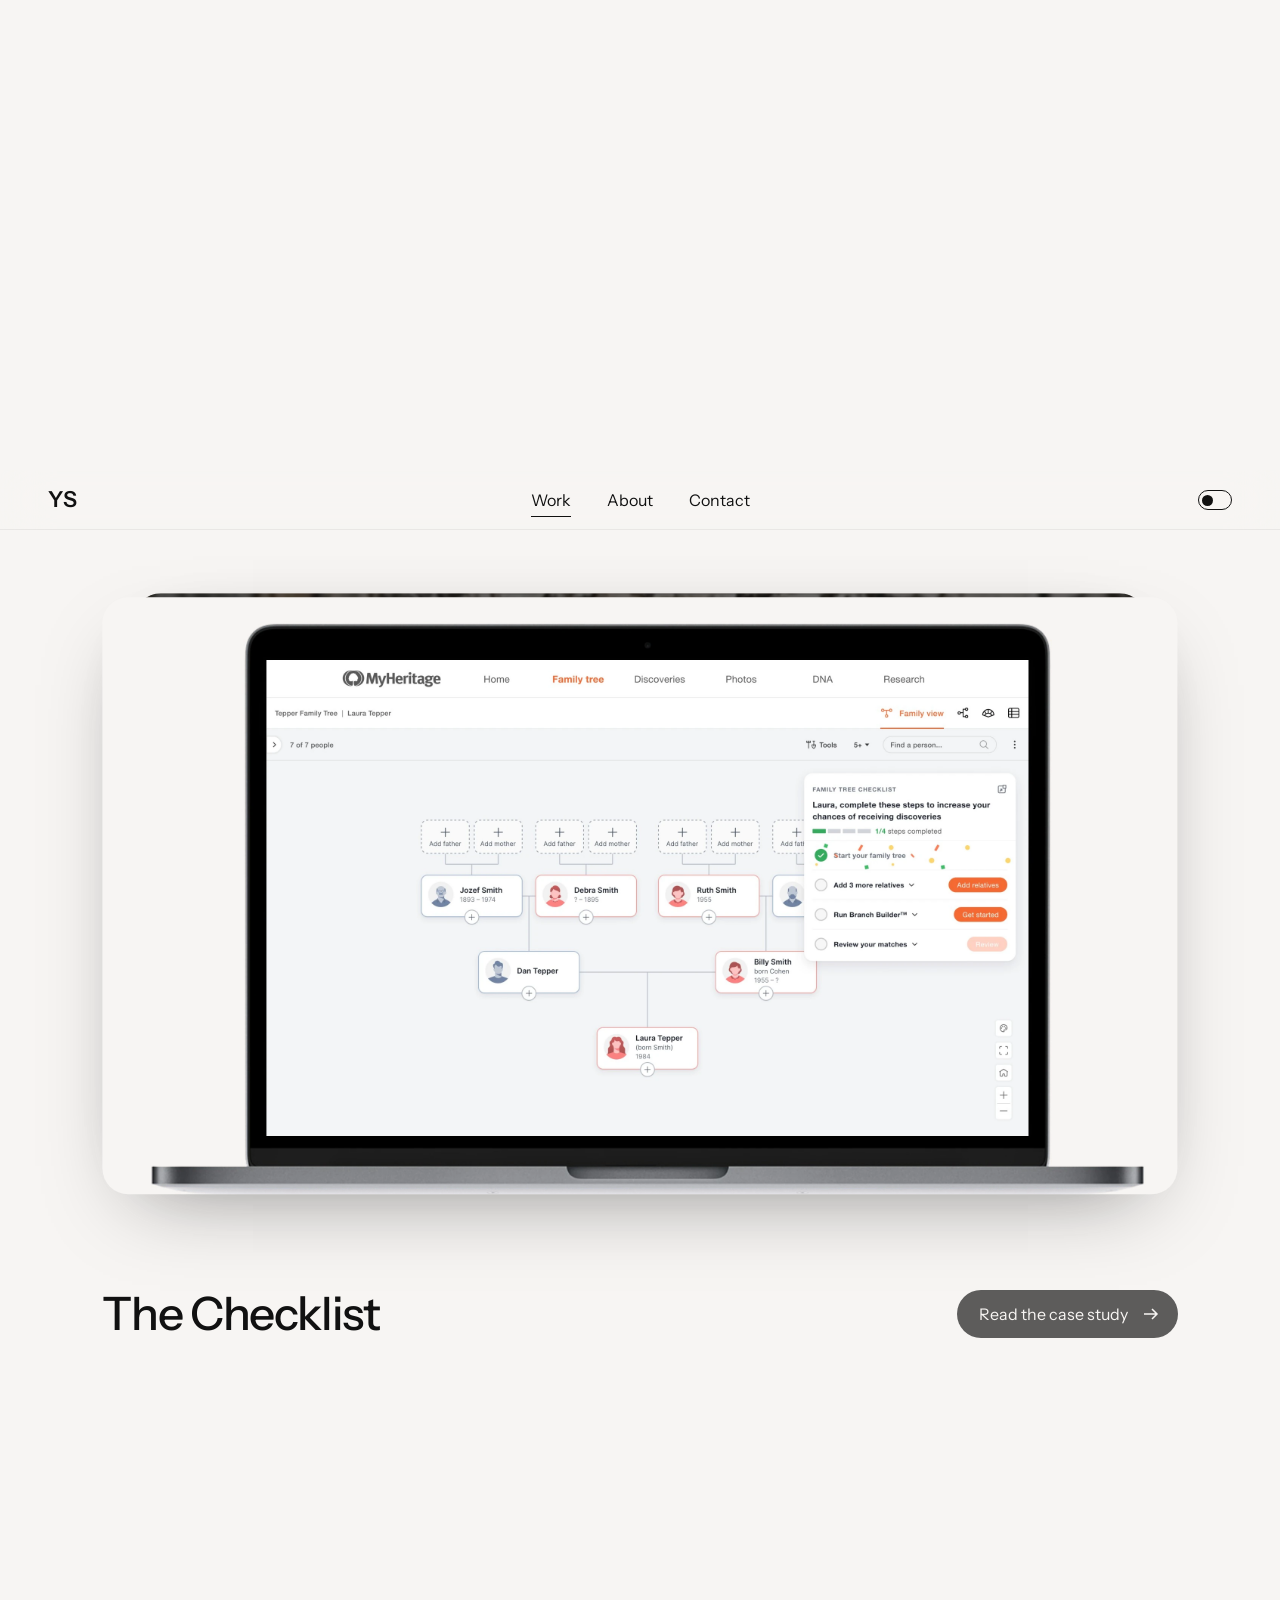
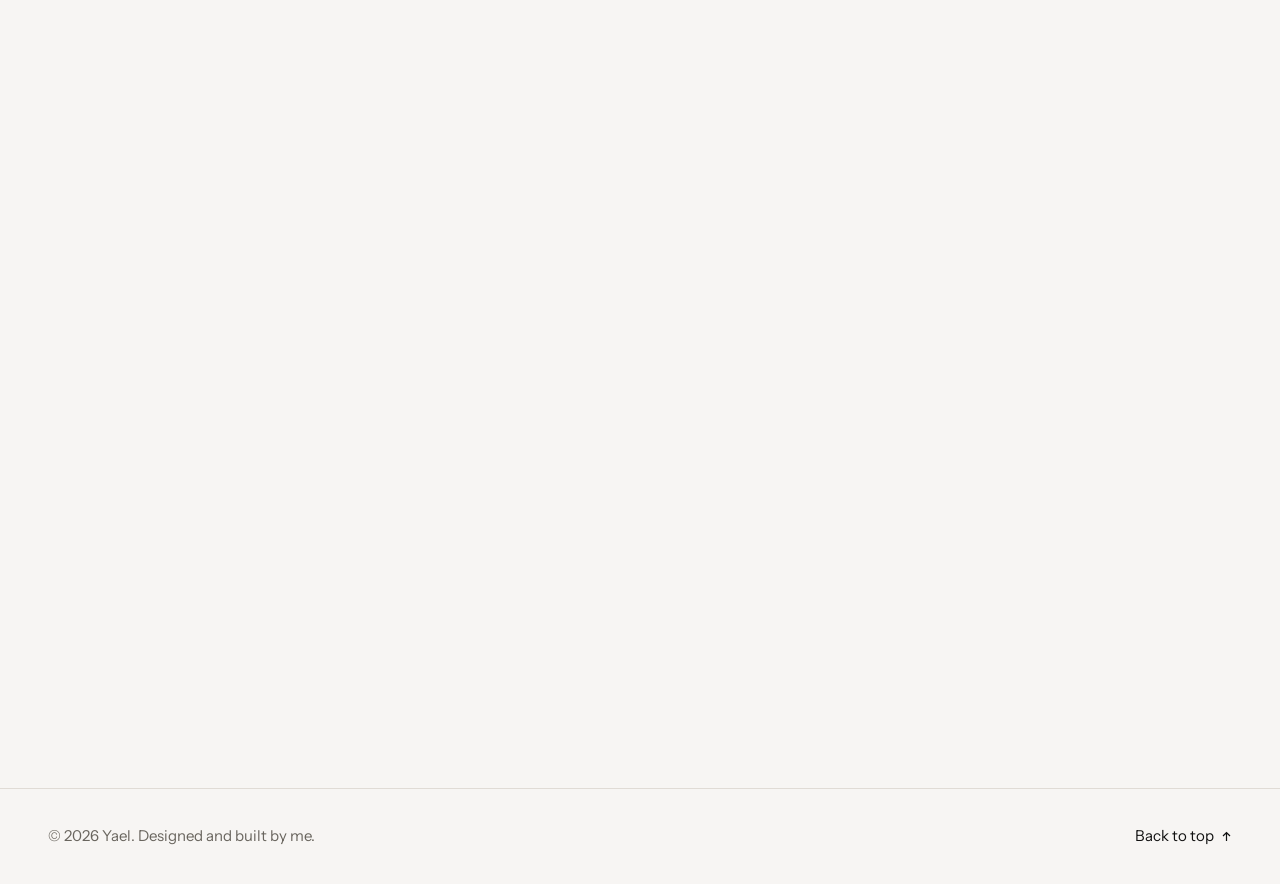
<file: site/yael-portfolio/index.html>
<!doctype html>
<html lang="en">
<head>
  <meta charset="utf-8">
  <meta name="viewport" content="width=device-width, initial-scale=1, viewport-fit=cover">
  <script>
    // light or dark before anything is drawn: the visitor's last choice, else light
    (function () {
      var t = null;
      try { t = localStorage.getItem('theme'); } catch (e) {}
      if (t !== 'light' && t !== 'dark') t = 'light';
      document.documentElement.dataset.theme = t;
    })();
  </script>
  <title>Yael, product designer</title>
  <meta name="description" content="Product designer making complex tools feel simple to use.">
  <script>
    // hide the hero text until hero-reveal.js has set up the letters (never longer than 3s)
    if (!window.matchMedia('(prefers-reduced-motion: reduce)').matches) {
      document.documentElement.classList.add('hero-pending');
      setTimeout(function () { document.documentElement.classList.remove('hero-pending'); }, 3000);
    }
  </script>
  <link rel="preconnect" href="https://fonts.googleapis.com">
  <link rel="preconnect" href="https://fonts.gstatic.com" crossorigin>
  <link rel="stylesheet" href="https://fonts.googleapis.com/css2?family=Instrument+Sans:wght@400;500;600&display=swap">
  <link rel="stylesheet" href="styles/tokens.css?v=2026111151">
  <link rel="stylesheet" href="styles/global.css?v=2026111151">
  <link rel="stylesheet" href="styles/home.css?v=2026111151">
  <link rel="stylesheet" href="styles/theme-toggle.css?v=2026111151">
  <link rel="stylesheet" href="styles/refine.css?v=2026111151"></head>
<body>

  <header class="site-header">
    <a class="logo" href="index.html" data-scroll="top" aria-label="Yael Sabah, back to the start">YS</a>
    <nav class="site-nav" aria-label="Main">
      <a class="nav-link" href="#work" data-scroll="work">Work</a>
      <a class="nav-link" href="#about" data-scroll="about">About</a>
      <a class="nav-link" href="#contact" data-scroll="contact">Contact</a>
    </nav>
  </header>

  <main id="top">

    <!-- Work: one project peeks up from the bottom, rises to full screen,
         then each next project slides up over the last. Driven by scripts/home.js -->
    <section id="work" class="work" aria-label="Selected work">
      <div class="work-track">
        <div class="work-stage">
          <div class="work-intro">
            <h1 class="display">Yael Sabah</h1>
            <p>Senior product designer</p>
          </div>

          <div class="work-cards"></div>

          <div class="work-caption" aria-live="polite">
            <div class="work-caption-text">
              <div class="work-more"><div><span class="work-counter">Project 1 of 4</span></div></div>
              <span class="work-name">Minuteful for Wound</span>
              <div class="work-more"><div><span class="work-desc"></span></div></div>
            </div>
            <a class="cta work-link" href="case-study.html">Read the case study<svg class="cta-arrow" width="18" height="18" viewBox="0 0 18 18" fill="none" stroke="currentColor" stroke-width="1.5" aria-hidden="true"><path d="M2 9h13M10 4l5 5-5 5"/></svg></a>
          </div>
        </div>
      </div>
    </section>

    <section id="about" class="section" aria-labelledby="about-heading">
      <div class="wrap section-grid">
        <h2 id="about-heading" class="section-title">About</h2>
        <div class="section-body">
          <p class="big-statement display">I design products end to end, from discovery to coded prototypes.</p>
          <table class="experience">
            <thead>
              <tr><th scope="col">Where</th><th scope="col">When</th><th scope="col">What</th></tr>
            </thead>
            <tbody>
              <tr><td>MyHeritage</td><td>2024–Present</td><td>Senior product designer, Building the future AI product Lifecycle</td></tr>
              <tr><td>Healthy.io</td><td>2019–2024</td><td>Senior product designer</td></tr>
              <tr><td>Designit</td><td>2015–2019</td><td>Experience designer</td></tr>
              <tr><td>Shenkar</td><td>2011–2015</td><td>B.Des. in Visual Communication specializing in the field of Interactive Design</td></tr>
            </tbody>
          </table>
        </div>
      </div>
    </section>

    <section id="contact" class="section" aria-labelledby="contact-heading">
      <div class="wrap section-grid">
        <h2 id="contact-heading" class="section-title">Contact</h2>
        <div class="section-body">
          <p class="big-statement display">Keep in touch</p>
          <div class="contact-links">
            <a href="mailto:sabah.yael@gmail.com">sabah.yael@gmail.com</a>
            <a href="https://www.linkedin.com/in/yaelsabah" target="_blank" rel="noopener">LinkedIn</a>
            <a href="assets/Yael_Sabah_CV_2026.pdf" download>Download CV</a>
          </div>
        </div>
      </div>
    </section>
  </main>

  <footer class="site-footer">
    <div class="wrap">
      <p>© 2026 Yael. Designed and built by me.</p>
      <button class="text-button" type="button" data-scroll="top">Back to top</button>
    </div>
  </footer>

  <script src="scripts/projects.js?v=2026111151"></script>
  <script src="scripts/reveal.js?v=2026111151"></script>
  <script src="scripts/home.js?v=2026111151"></script>
  <script src="scripts/hero-reveal.js?v=2026111151"></script>
  <script src="scripts/home-reveals.js?v=2026111151"></script>
  <script src="scripts/hero-motion.js?v=2026111151"></script>
  <script src="scripts/refine.js?v=2026111151"></script>
  <script src="scripts/theme-toggle.js?v=2026111151"></script>
  <!-- TEMPORARY: Desktop / Phone preview switch, only shown locally or with ?preview -->
  <script src="scripts/device-preview.js?v=2026111151"></script>
</body>
</html>
</file>
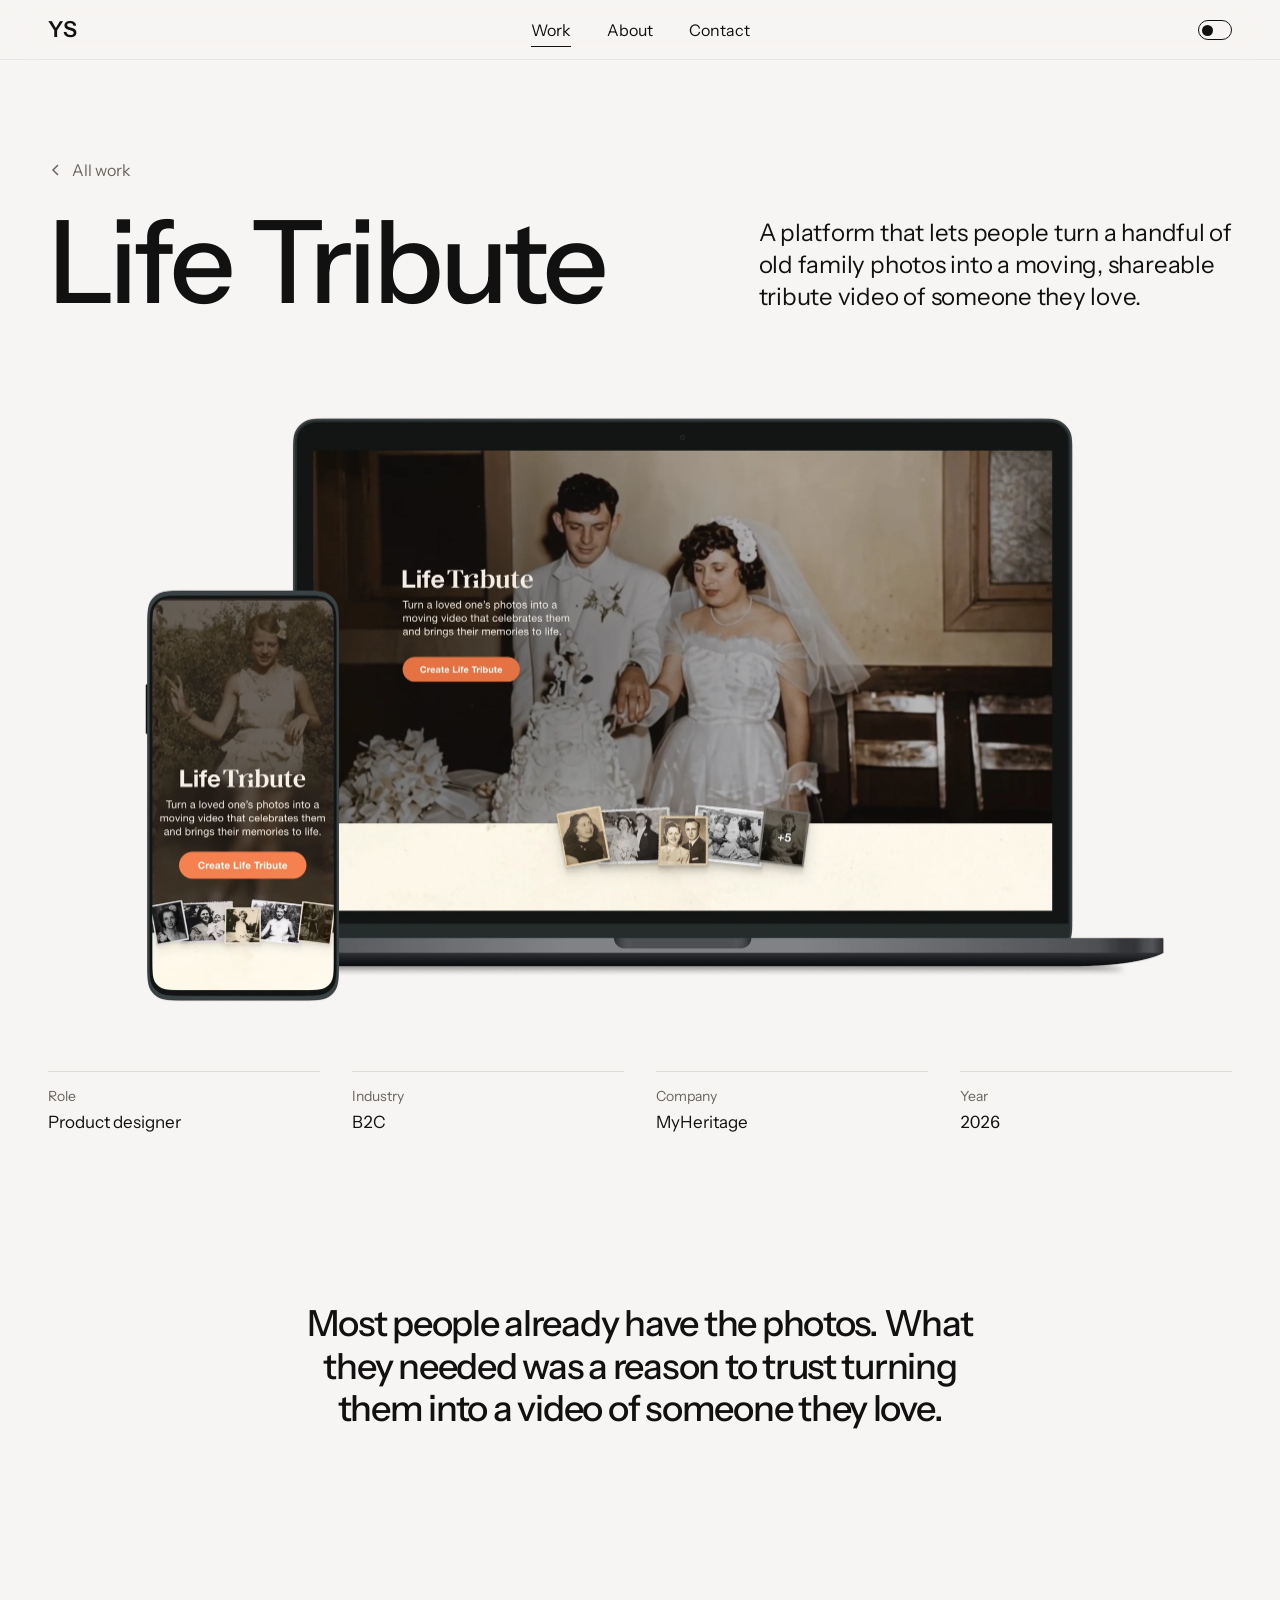
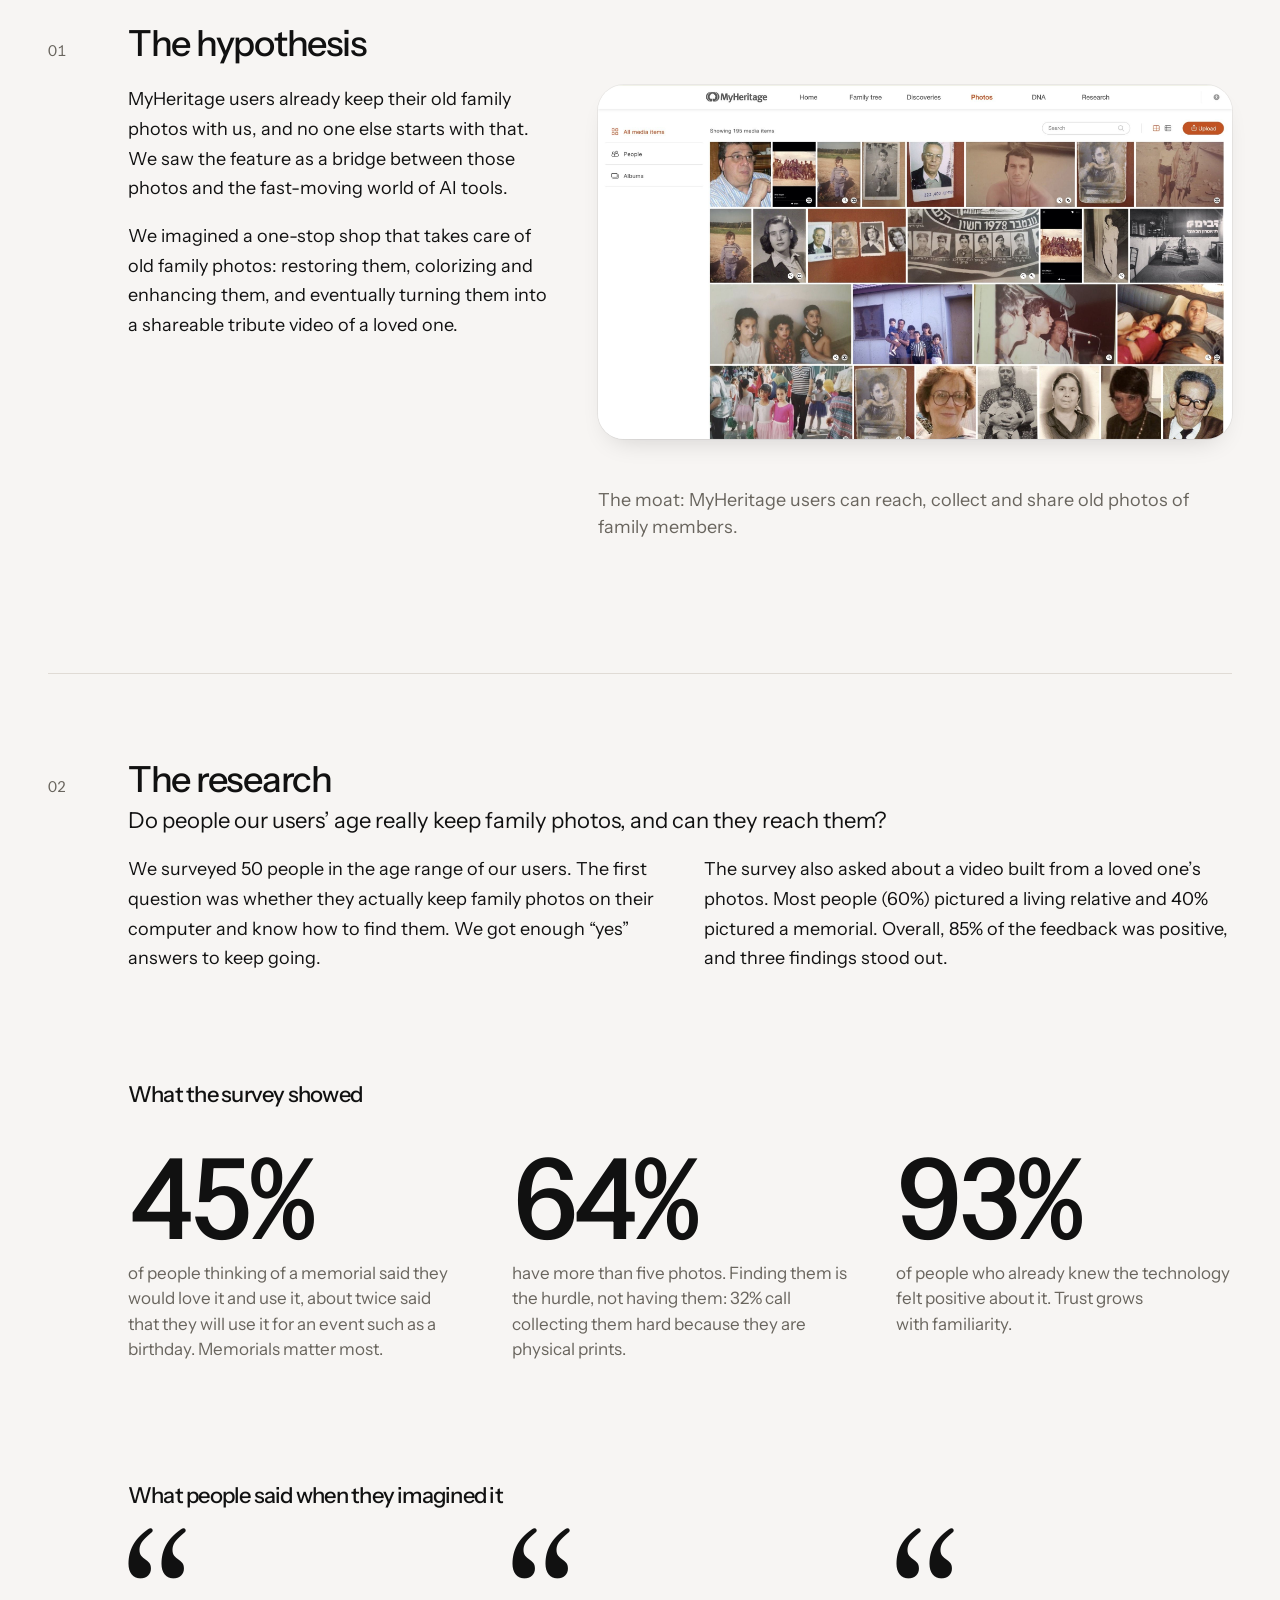
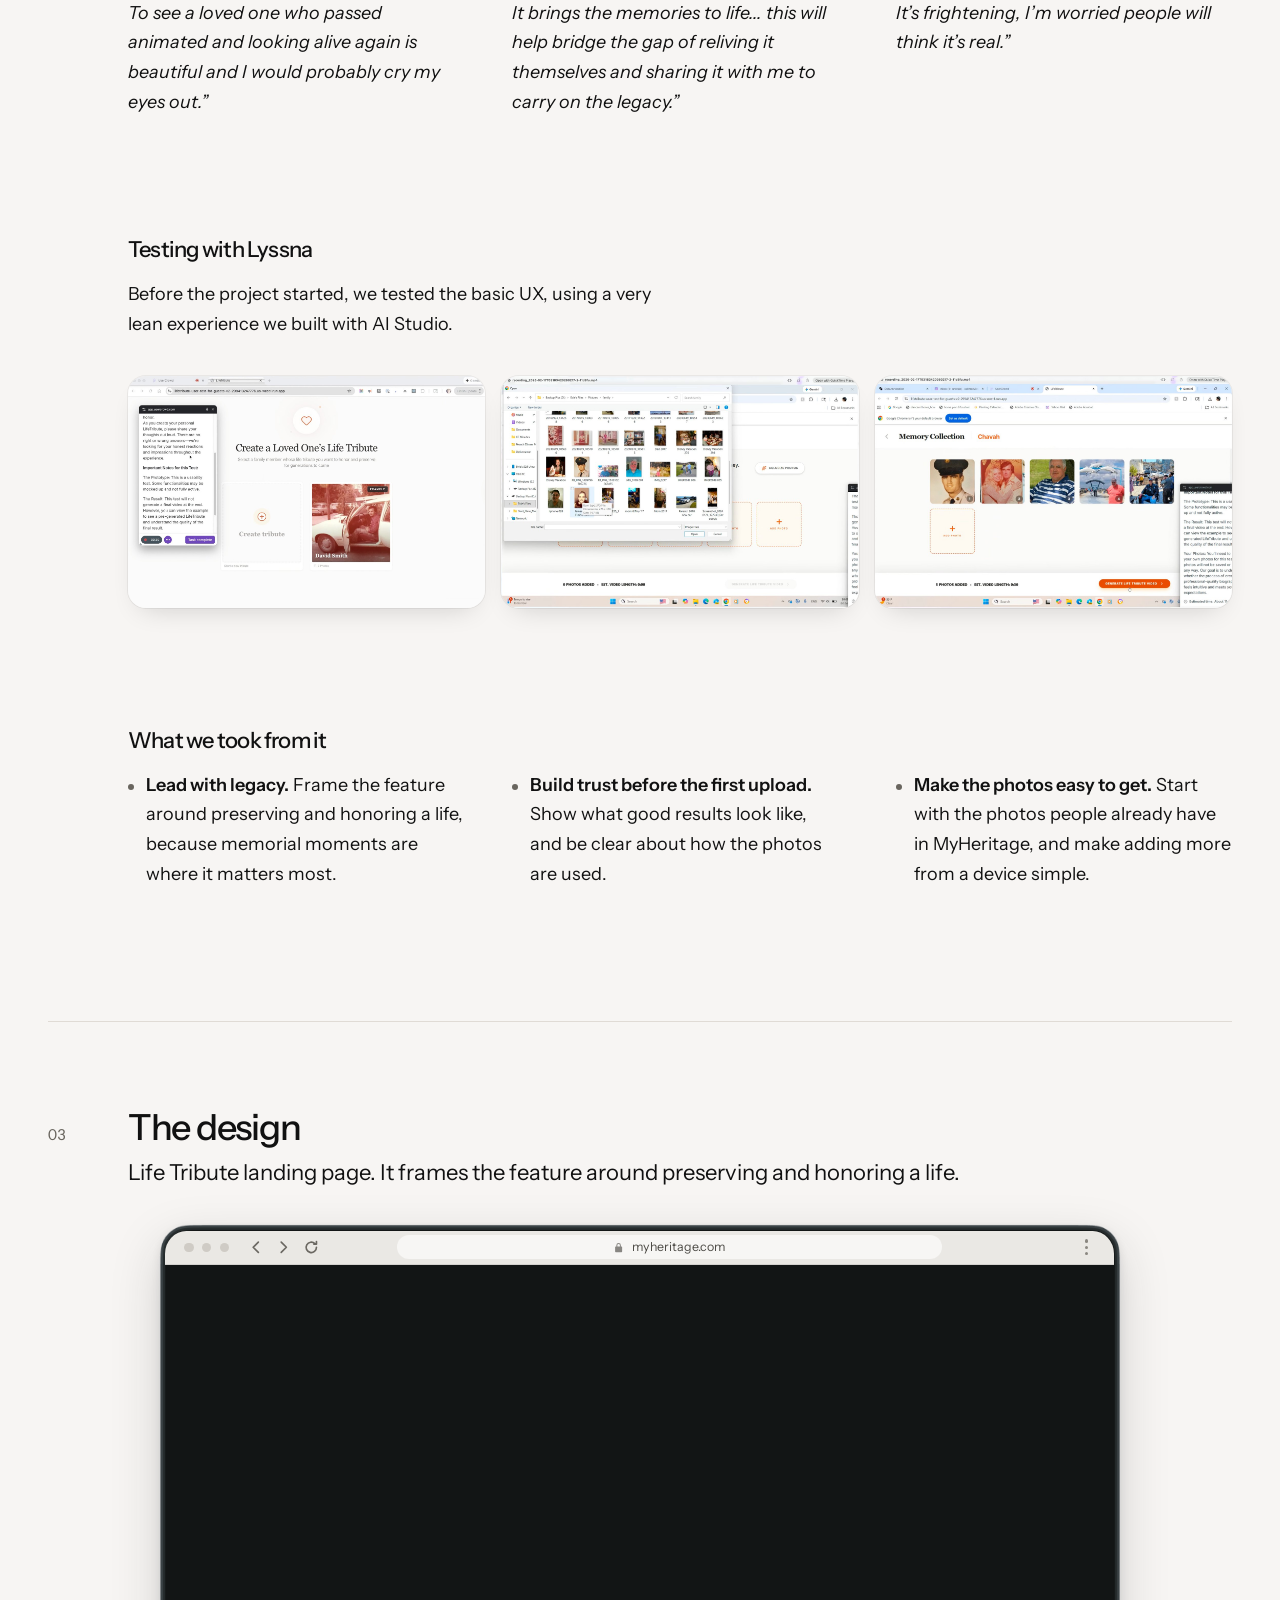
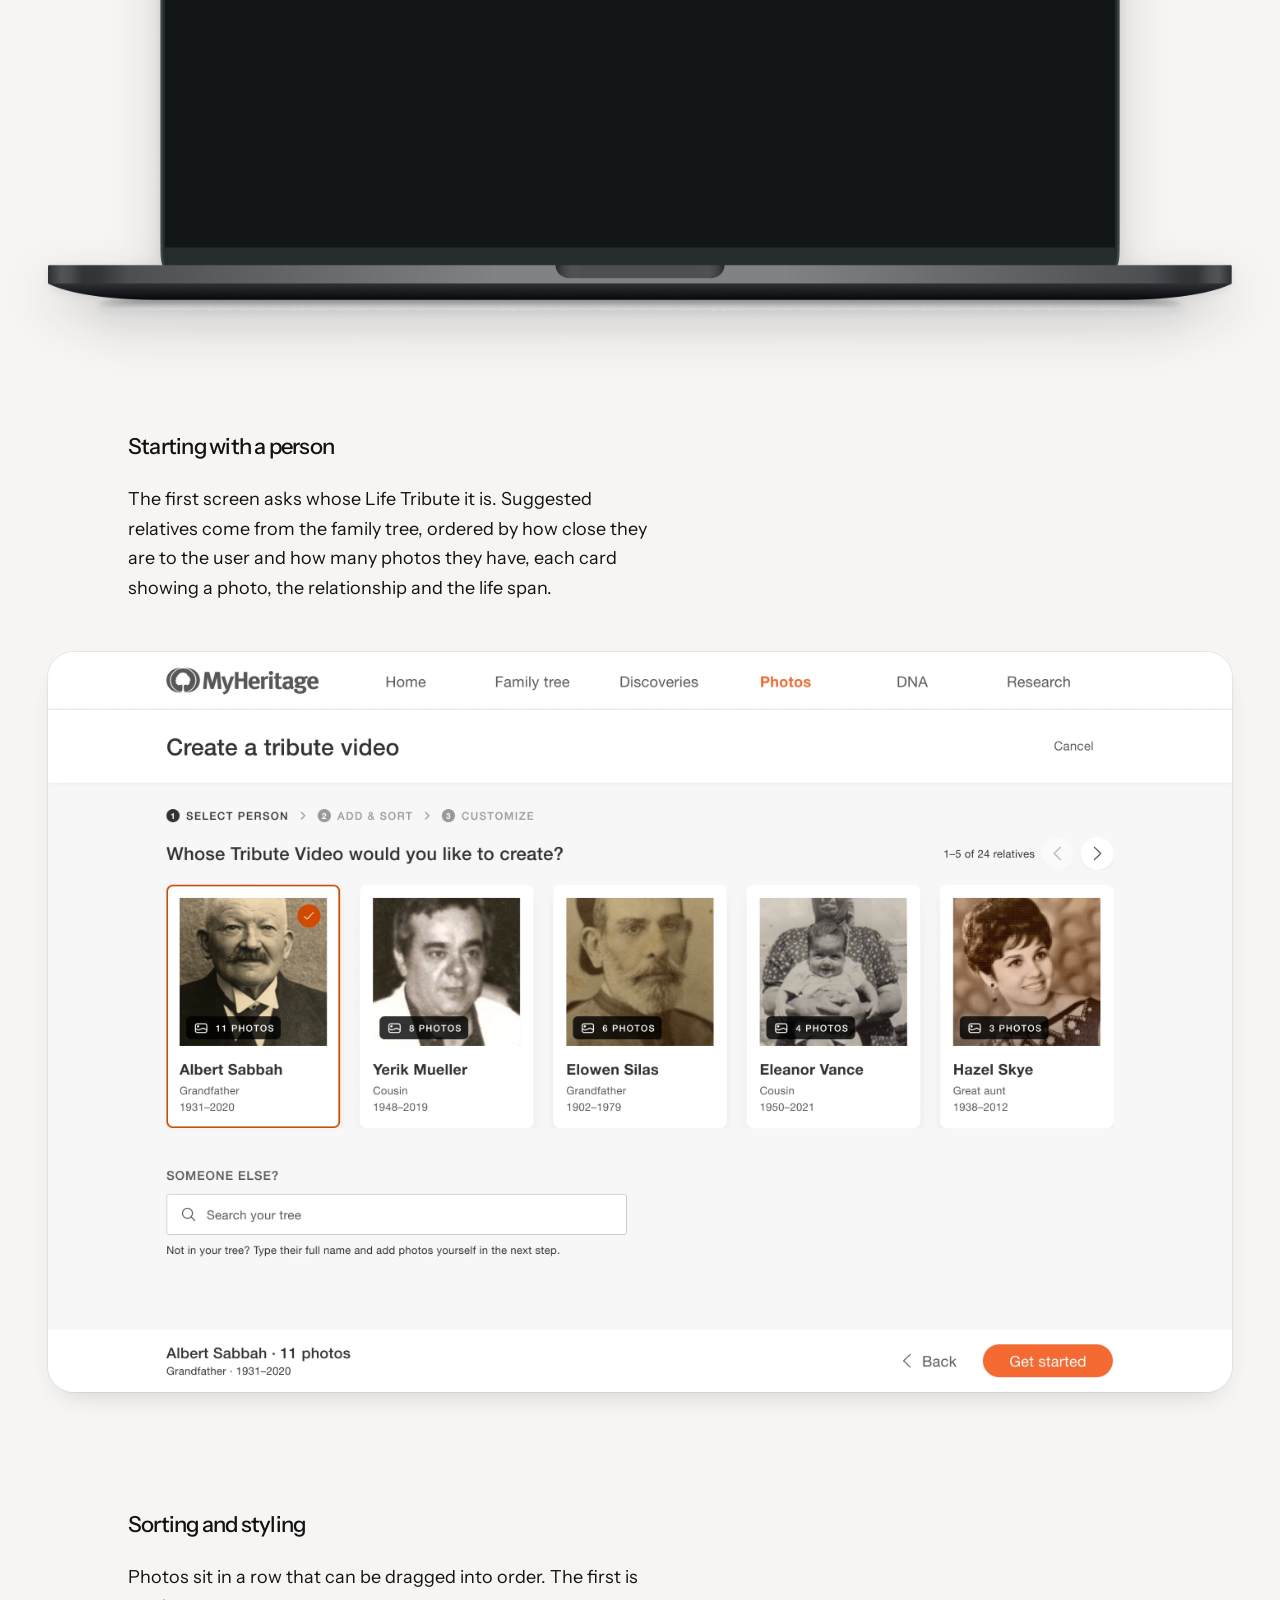
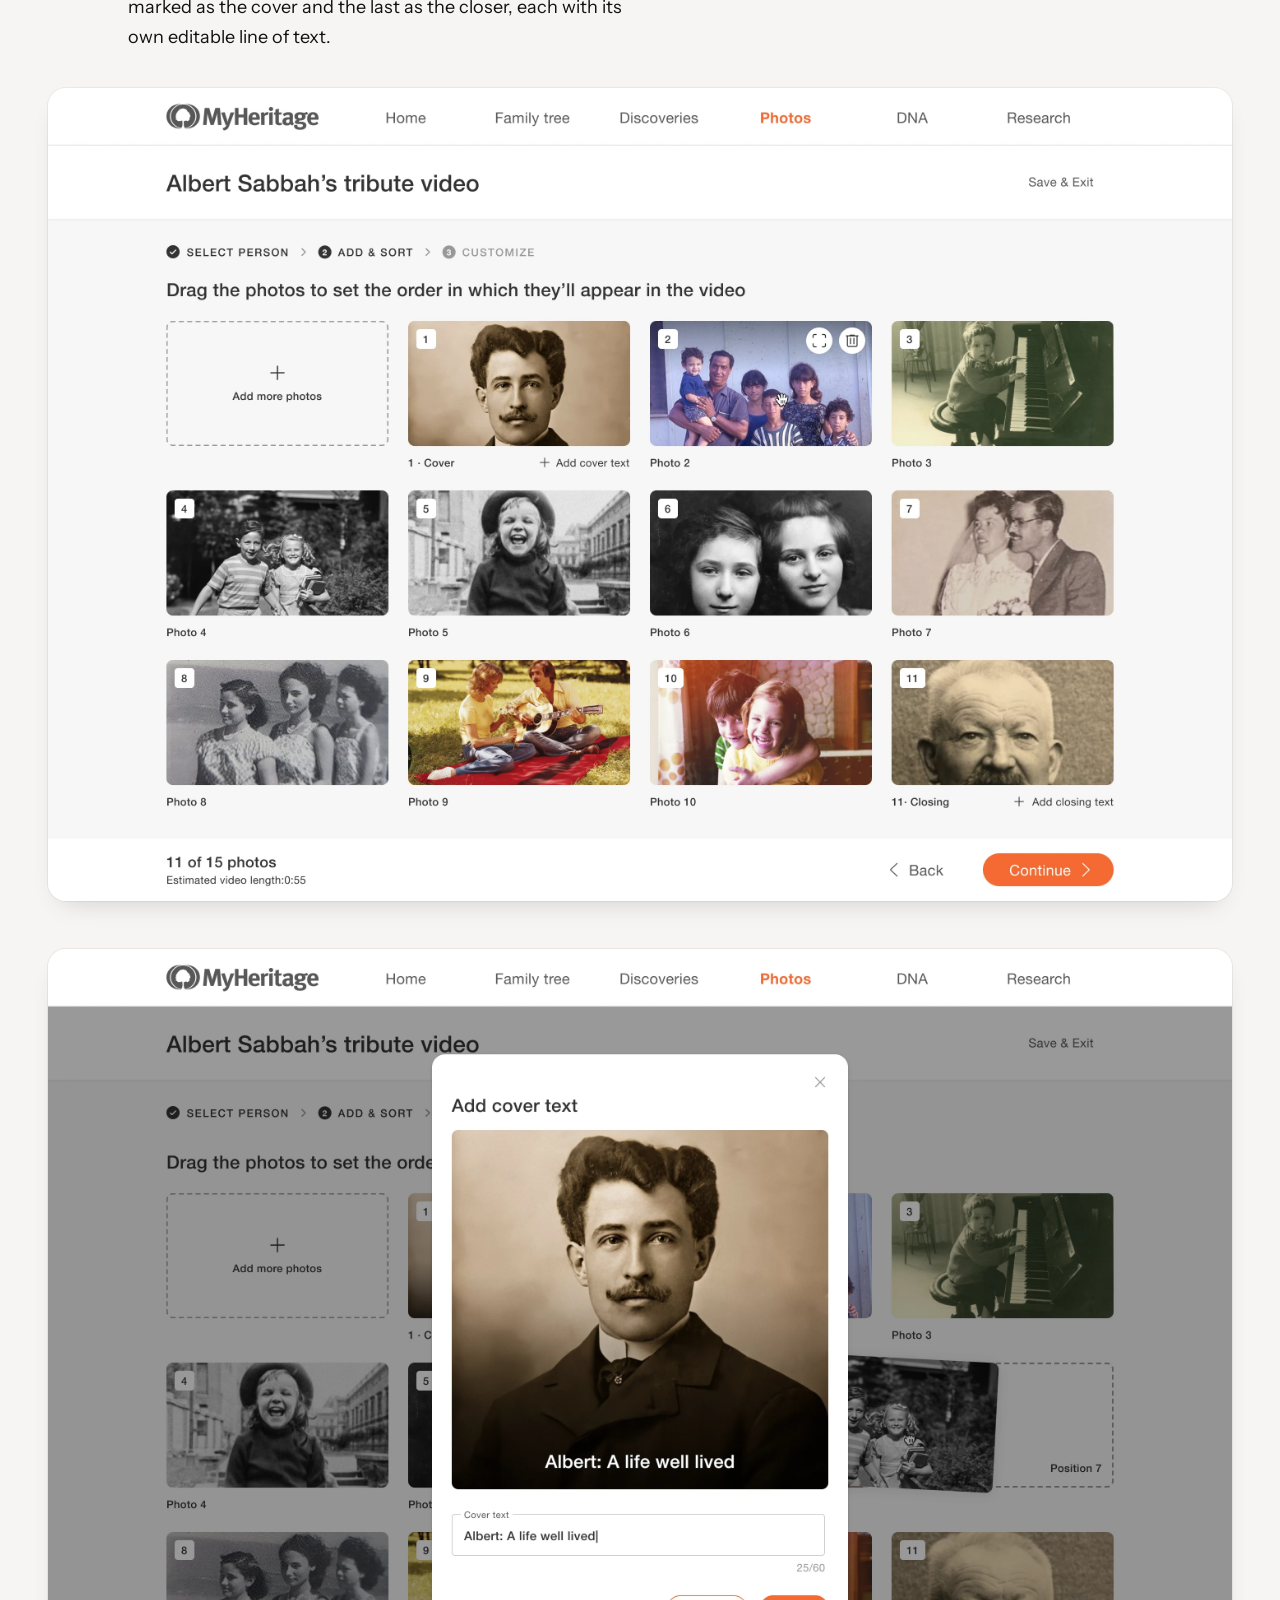
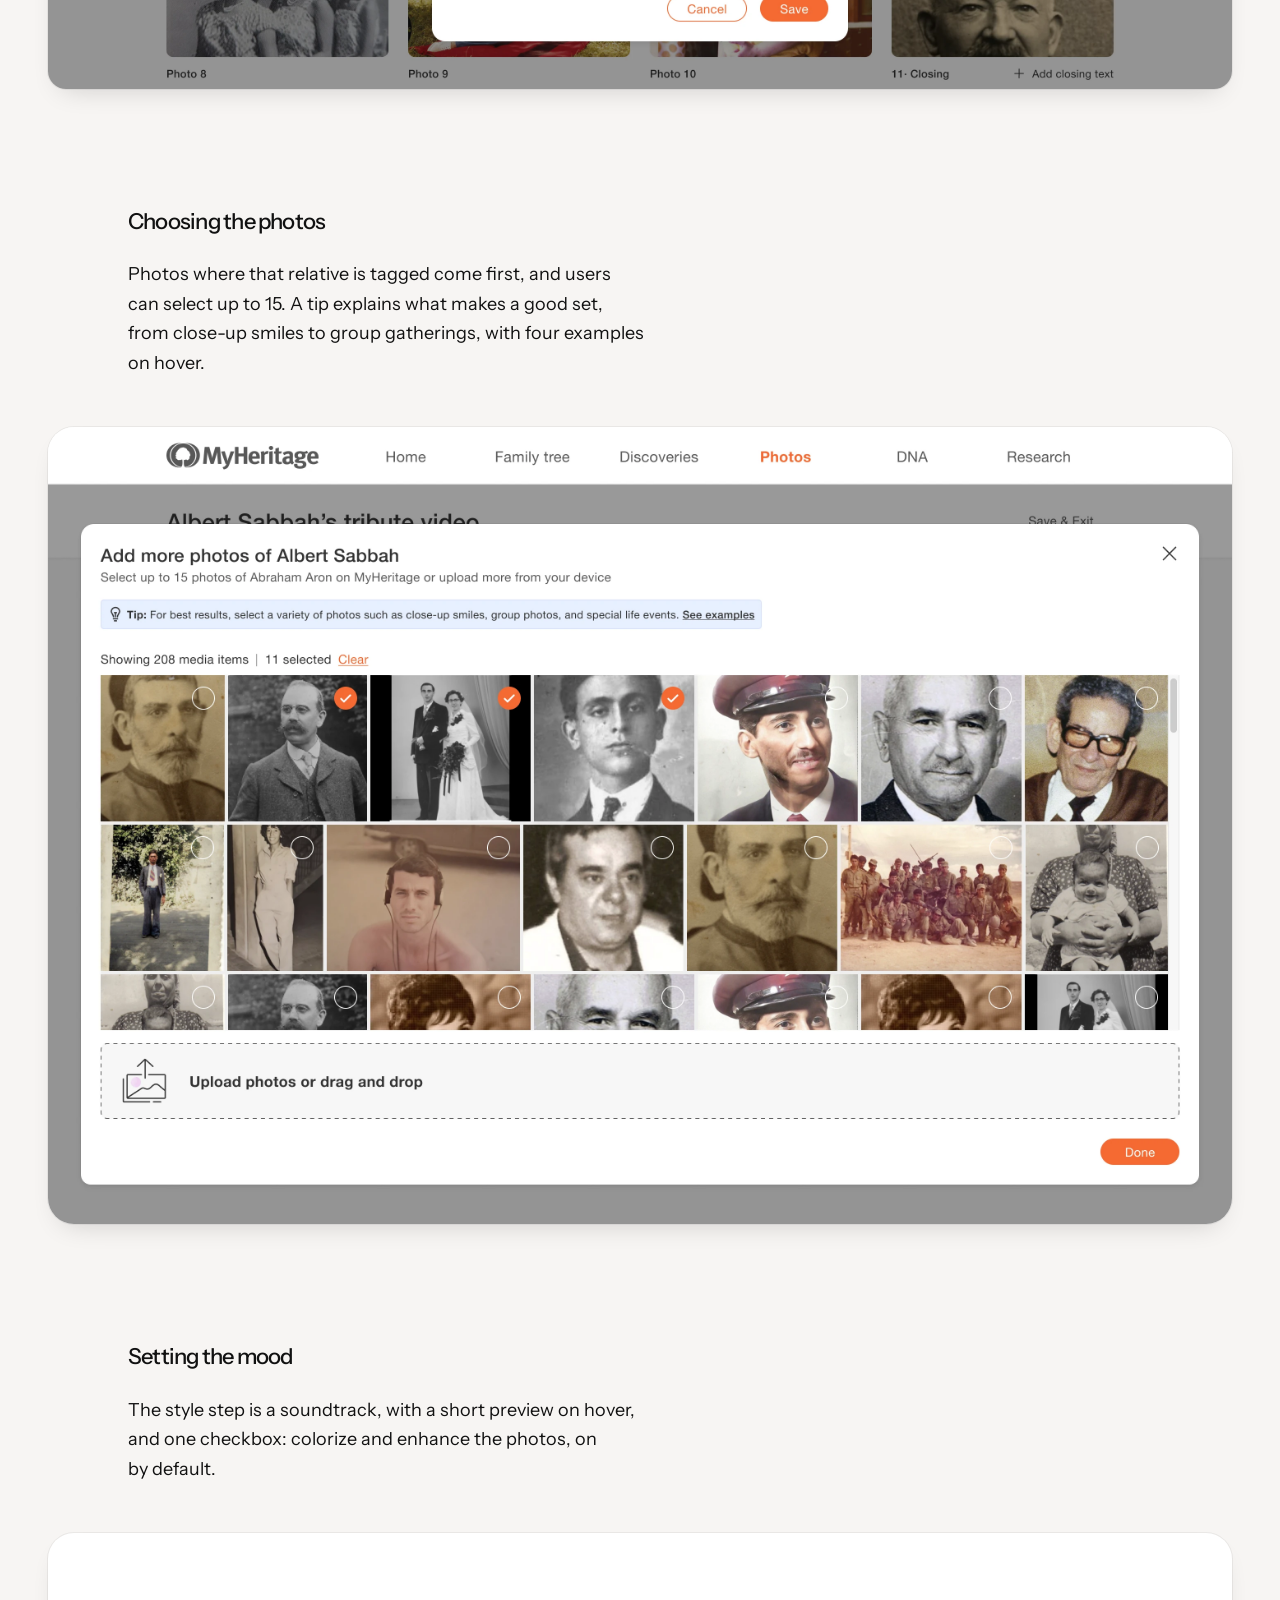
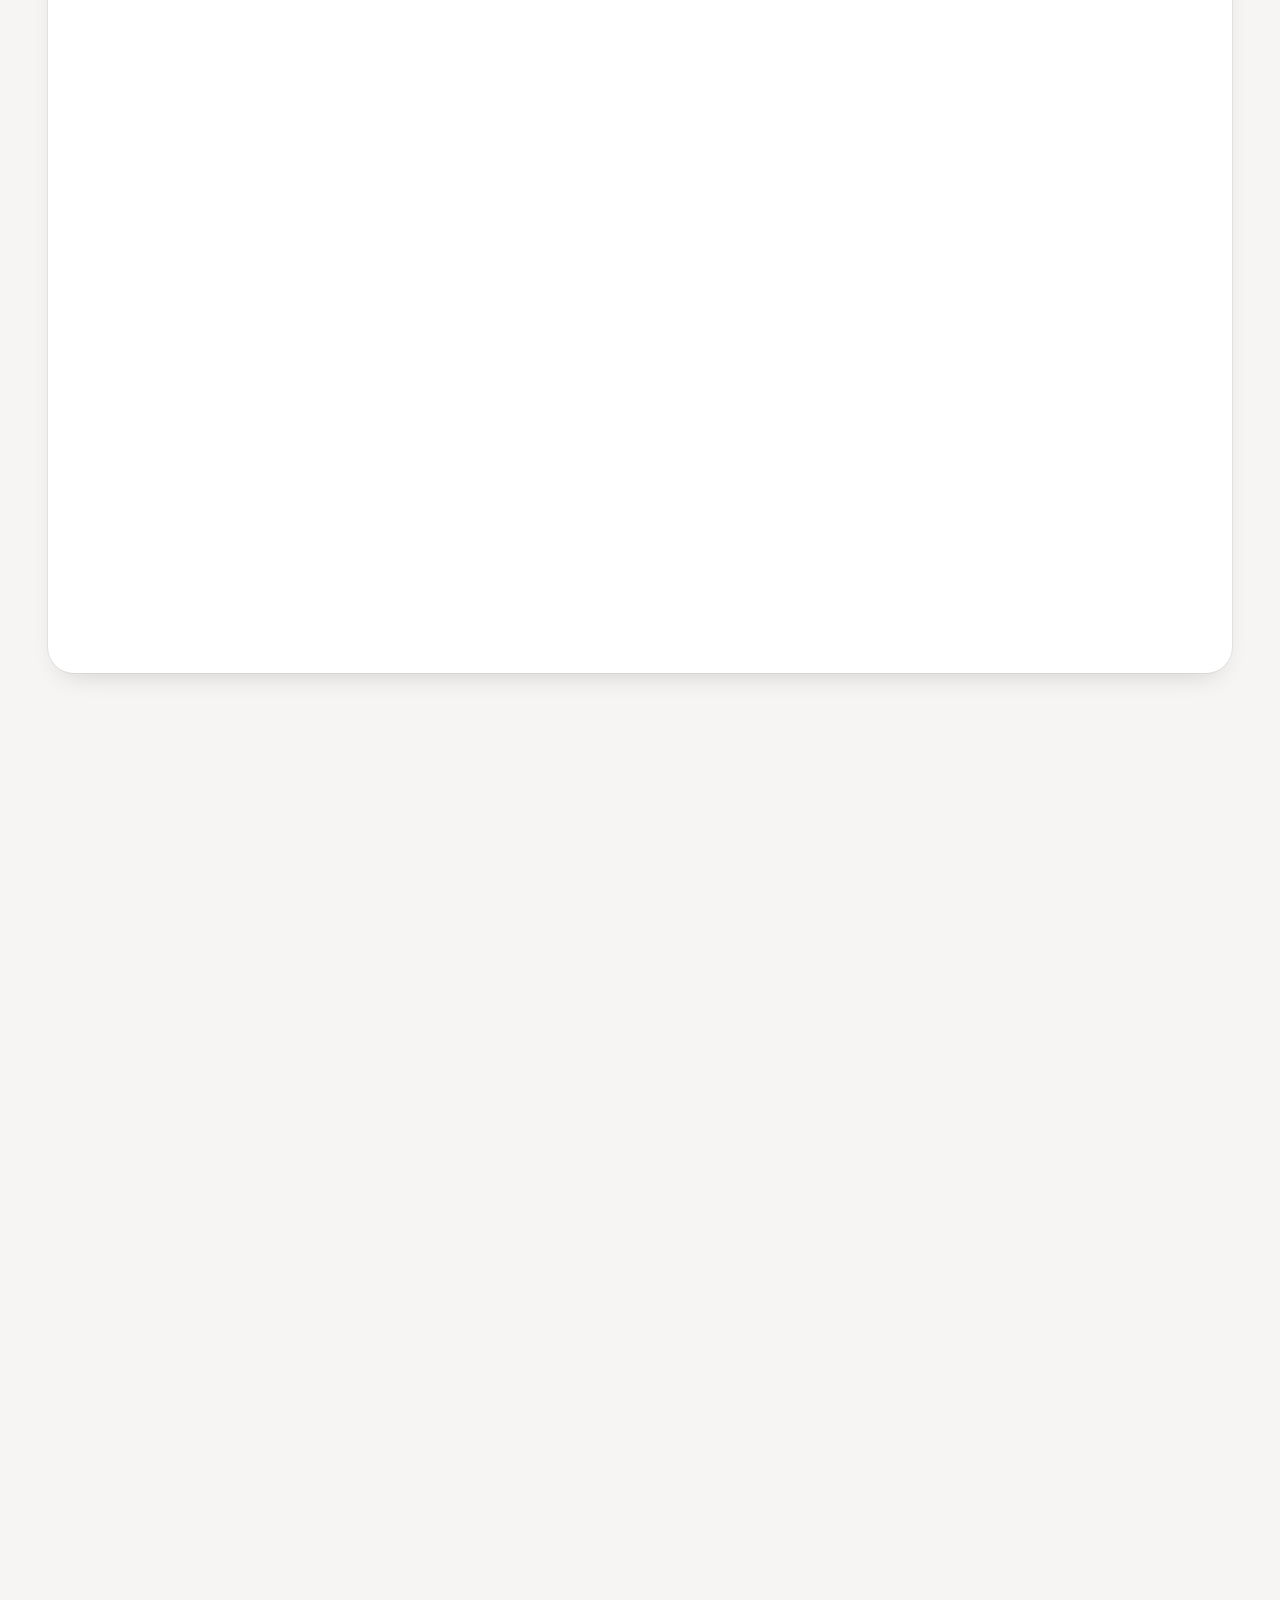
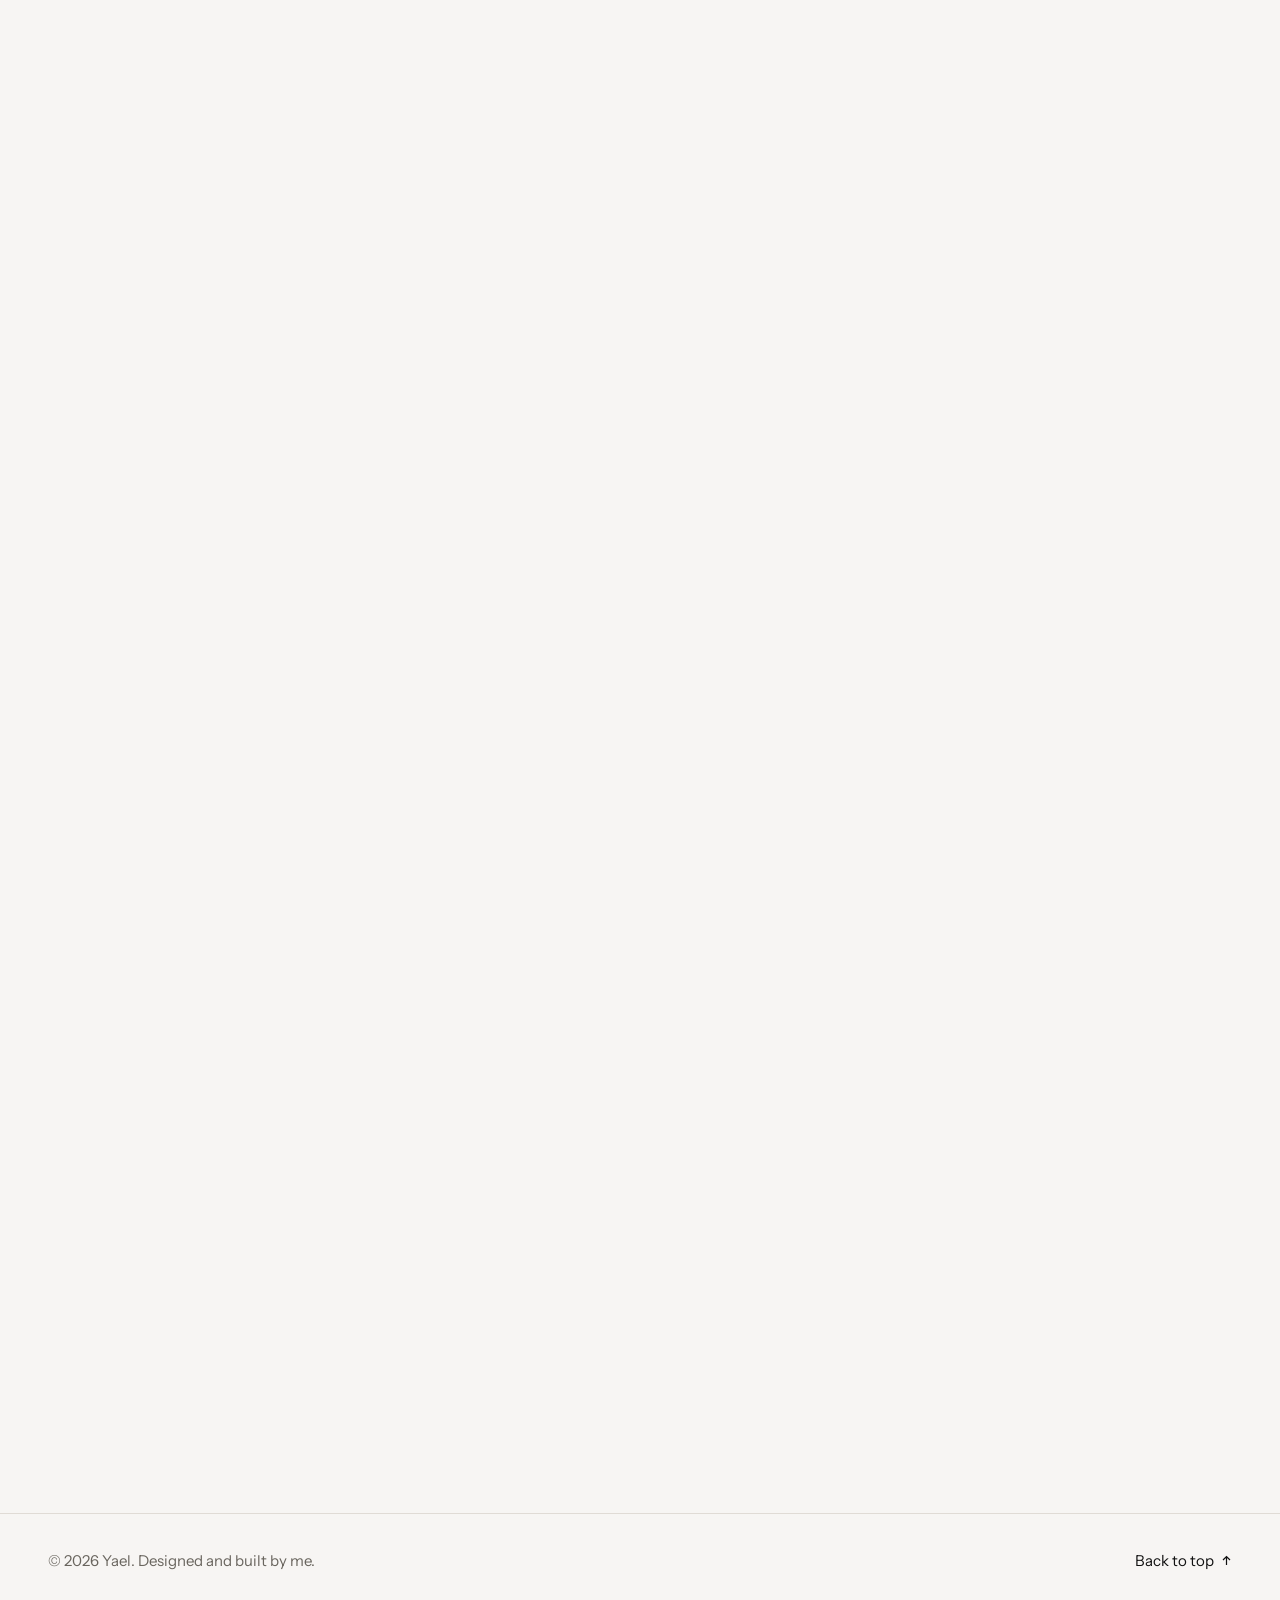
<file: site/yael-portfolio/case-study.html>
<!doctype html>
<html lang="en">
<head>
  <meta charset="utf-8">
  <meta name="viewport" content="width=device-width, initial-scale=1, viewport-fit=cover">
  <script>
    // light or dark before anything is drawn: the visitor's last choice, else light
    (function () {
      var t = null;
      try { t = localStorage.getItem('theme'); } catch (e) {}
      if (t !== 'light' && t !== 'dark') t = 'light';
      document.documentElement.dataset.theme = t;
    })();
  </script>
  <title>Case study, Yael</title>
  <link rel="preconnect" href="https://fonts.googleapis.com">
  <link rel="preconnect" href="https://fonts.gstatic.com" crossorigin>
  <link rel="stylesheet" href="https://fonts.googleapis.com/css2?family=Instrument+Sans:ital,wght@0,400;0,500;0,600;1,400&family=Instrument+Serif&display=swap">
  <link rel="stylesheet" href="styles/tokens.css?v=2026111151">
  <link rel="stylesheet" href="styles/global.css?v=2026111151">
  <link rel="stylesheet" href="styles/case.css?v=2026111151">
  <link rel="stylesheet" href="styles/theme-toggle.css?v=2026111151">
  <link rel="stylesheet" href="styles/refine.css?v=2026111151"></head>
<body>

  <header class="site-header">
    <a class="logo" href="index.html" aria-label="Yael Sabah, home">YS</a>
    <nav class="site-nav" aria-label="Main">
      <a class="nav-link" href="index.html#work" aria-current="page">Work</a>
      <a class="nav-link" href="index.html#about">About</a>
      <a class="nav-link" href="index.html#contact">Contact</a>
    </nav>
  </header>

  <!-- Everything marked data-field is filled from scripts/projects.js by scripts/case.js.
       Open a project with case-study.html?project=minuteful (or life-tribute, checklist). -->
  <main class="wrap">

    <div class="case-title">
      <div class="case-title-main">
        <a class="back-link" href="index.html#work">
          <svg width="16" height="16" viewBox="0 0 16 16" fill="none" stroke="currentColor" stroke-width="1.5" aria-hidden="true"><path d="M10 3 5 8l5 5"/></svg>
          All work
        </a>
        <h1 class="display" data-field="name">Project</h1>
      </div>
      <p class="case-outcome" data-field="outcome"></p>
    </div>

    <div class="case-hero">
      <img class="case-hero-bg" data-field="backdrop" src="" alt="">
      <img class="case-shot" data-field="image" src="" alt="">
    </div>

    <dl class="case-meta">
      <div><dt>Role</dt><dd data-field="role">[Your role]</dd></div>
      <div><dt>Industry</dt><dd data-field="industry"></dd></div>
      <div><dt>Company</dt><dd data-field="company">[Company]</dd></div>
      <div><dt>Year</dt><dd data-field="year">[Year]</dd></div>
    </dl>

    <p class="case-lead display">[One or two sentences: the problem, who had it, and what changed because of your work on <span data-field="name"></span>.]</p>

    <section class="case-chapters" aria-labelledby="chapters-heading">
      <h2 id="chapters-heading" class="case-section-title">How it came together</h2>
      <div class="chapter-list"></div>
    </section>

    <section class="case-impact" aria-labelledby="impact-heading">
      <h2 id="impact-heading" class="case-section-title">Impact</h2>
      <div class="impact-grid">
        <div>
          <span class="impact-number display">[00%]</span>
          <p>[What improved, and how you measured it.]</p>
        </div>
        <div>
          <span class="impact-number display">[0x]</span>
          <p>[A second measurable change.]</p>
        </div>
        <div>
          <span class="impact-number display">[00k]</span>
          <p>[Reach, adoption or another number that shows scale.]</p>
        </div>
      </div>
      <div class="case-team">
        <span class="case-team-label">Team</span>
        <span>[Name], [Role]</span>
        <span>[Name], [Role]</span>
        <span>[Name], [Role]</span>
      </div>
    </section>

    <nav class="project-nav" aria-label="More projects">
      <a class="project-link is-prev" data-field="prev" href="#">
        <span class="glimpse" aria-hidden="true"><img src="" alt=""></span>
        <span class="project-link-label">Previous project</span>
        <span class="project-link-name display"></span>
      </a>
      <a class="project-link is-next" data-field="next" href="#">
        <span class="glimpse" aria-hidden="true"><img src="" alt=""></span>
        <span class="project-link-label">Next project</span>
        <span class="project-link-name display"></span>
      </a>
    </nav>
  </main>

  <footer class="site-footer">
    <div class="wrap">
      <p>© 2026 Yael. Designed and built by me.</p>
      <button class="text-button" type="button" data-back-to-top>Back to top</button>
    </div>
  </footer>

  <!-- One chapter; copied once per chapter by case.js -->
  <template id="chapter-template">
    <article class="chapter">
      <div class="chapter-head">
        <span class="chapter-num"></span>
        <h3 class="chapter-title display"></h3>
        <p class="chapter-line"></p>
      </div>
      <div class="chapter-body">
        <div class="chapter-text"></div>
        <div class="chapter-media"></div>
      </div>
    </article>
  </template>

  <script src="scripts/projects.js?v=2026111151"></script>
  <script src="scripts/case.js?v=2026111151"></script>
  <script src="scripts/refine.js?v=2026111151"></script>
  <script src="scripts/theme-toggle.js?v=2026111151"></script>
  <!-- TEMPORARY: Desktop / Phone preview switch, only shown locally or with ?preview -->
  <script src="scripts/device-preview.js?v=2026111151"></script>
</body>
</html>
</file>
<file: site/yael-portfolio/styles/tokens.css>
/* Cosmos direction: design tokens.
   Change the look here; every other file reads these variables. */
:root {
  /* colour */
  --ground: #F7F5F3;        /* page background */
  --surface: #EDE9E4;       /* chips, placeholders, soft fills */
  --ink: #111111;           /* text and solid buttons */
  --muted: #69655E;         /* secondary text (4.5:1 on ground) */
  --line: #E0DBD5;          /* hairlines and dividers */
  --accent: #111111;        /* links on hover, focus ring */
  --dim: #000000;           /* overlay on cards that sink back */
  --signal: #B83A24;        /* small labels in case studies, e.g. which flywheel step an idea drives */
  --hairline: rgba(17, 17, 17, 0.06);  /* the thin line under the header and above the open caption */
  --cta-hover: #2B2B2B;     /* the button when hovered */

  /* glass and blur */
  --header-bg: rgba(247, 245, 243, 0.6);
  --cap-bg: rgba(255, 255, 255, 0.5);
  --blur: blur(24px) saturate(1.5);

  /* shadows */
  --shadow-ring: 0 0 0 1px rgba(17, 17, 17, 0.06);
  --shadow-float: 0 30px 80px -30px rgba(17, 17, 17, 0.35);
  --shadow-lift: 0 40px 90px -30px rgba(17, 17, 17, 0.45);

  /* corner radius */
  --r-sm: 12px;
  --r-md: 18px;
  --r-lg: 26px;
  --r-xl: 34px;
  --r-pill: 999px;

  /* type */
  --font-display: 'Instrument Sans', 'Helvetica Neue', Arial, sans-serif;
  --font-body: 'Instrument Sans', 'Helvetica Neue', Arial, sans-serif;
  --font-serif: 'Instrument Serif', Georgia, 'Times New Roman', serif;  /* the quote marks in case studies */
  --display-weight: 500;
  --display-tracking: -0.035em;

  /* layout */
  --page-max: 1376px;
  --gutter: 48px;

  /* motion */
  --ease-out: cubic-bezier(.2, .8, .2, 1);
}

/* Dark mode: the same names with night values (scripts/theme-toggle.js switches data-theme) */
:root { color-scheme: light; }
:root[data-theme="dark"] {
  color-scheme: dark;
  --ground: #121211;
  --surface: #1E1D1B;
  --ink: #F1EEE9;
  --muted: #A29D95;         /* 7:1 on ground */
  --line: #2E2C29;
  --accent: #F1EEE9;
  --dim: #000000;
  --signal: #EE8A70;
  --hairline: rgba(255, 255, 255, 0.08);
  --cta-hover: #D8D4CE;

  --header-bg: rgba(18, 18, 17, 0.6);
  --cap-bg: rgba(30, 29, 27, 0.5);

  --shadow-ring: 0 0 0 1px rgba(255, 255, 255, 0.06);
  --shadow-float: 0 30px 80px -30px rgba(0, 0, 0, 0.7);
  --shadow-lift: 0 40px 90px -30px rgba(0, 0, 0, 0.8);
}

@media (max-width: 700px) {
  :root { --gutter: 20px; }
}
</file>
<file: site/yael-portfolio/styles/global.css>
/* Shared by every page */
*, *::before, *::after { box-sizing: border-box; }

html { -webkit-text-size-adjust: 100%; }

body {
  margin: 0;
  background: var(--ground);
  color: var(--ink);
  font-family: var(--font-body);
  font-size: 16px;
  line-height: 1.5;
  -webkit-font-smoothing: antialiased;
}

img { display: block; max-width: 100%; }

a { color: var(--ink); }
a:hover { color: var(--accent); }

a:focus-visible,
button:focus-visible {
  outline: 2px solid var(--accent);
  outline-offset: 4px;
  border-radius: var(--r-sm);
}

.wrap {
  max-width: var(--page-max);
  margin: 0 auto;
  padding: 0 var(--gutter);
}

.visually-hidden {
  position: absolute; width: 1px; height: 1px; overflow: hidden;
  clip: rect(0 0 0 0); white-space: nowrap;
}

/* Display type */
.display {
  font-family: var(--font-display);
  font-weight: var(--display-weight);
  letter-spacing: var(--display-tracking);
}

/* ---------- Header: full-width glass strip stuck to the top ---------- */
.site-header {
  position: fixed;
  top: 0; left: 0; right: 0;
  z-index: 50;
  /* initials on the left, the menu in the middle, the right corner free */
  display: grid;
  grid-template-columns: 1fr auto 1fr;
  align-items: center;
  gap: 12px;
  padding: 8px var(--gutter);
  background: var(--header-bg);
  -webkit-backdrop-filter: var(--blur);
  backdrop-filter: var(--blur);
  box-shadow: inset 0 -1px 0 var(--hairline);
}

.site-header .logo {
  grid-column: 1;
  justify-self: start;
  font-size: 22px;
  font-weight: 600;
  letter-spacing: -0.02em;
  line-height: 1;
  text-decoration: none;
  padding: 10px 0;
  transition: opacity .3s ease;
}
.site-header .logo:hover { opacity: .6; color: var(--ink); }
.site-nav { grid-column: 2; }

.site-nav { display: flex; gap: 4px; font-size: 16px; }

.nav-link {
  --pad-x: 16px;
  position: relative;
  text-decoration: none;
  padding: 10px var(--pad-x);
  border-radius: var(--r-pill);
  transition: color .3s ease;
}
/* underline that draws in from the left on hover and slides out to the right after;
   the current section keeps it */
.nav-link::after {
  content: '';
  position: absolute;
  left: var(--pad-x); right: var(--pad-x);
  bottom: 5px;
  height: 1.5px;
  background: currentColor;
  transform: scaleX(0);
  transform-origin: right center;
  transition: transform .45s var(--ease-out);
}
.nav-link:hover { color: var(--ink); }
.nav-link:hover::after,
.nav-link[aria-current="true"]::after,
.nav-link[aria-current="page"]::after {
  transform: scaleX(1);
  transform-origin: left center;
}
.nav-link[aria-current="true"],
.nav-link[aria-current="page"] { color: var(--ink); }

/* ---------- Buttons ---------- */
.cta {
  display: inline-flex;
  align-items: center;
  gap: 14px;
  min-height: 48px;
  padding: 0 18px 0 22px;
  border-radius: var(--r-pill);
  background: var(--ink);
  color: var(--ground);
  font-size: 16px;
  text-decoration: none;
  transition: background-color .3s ease, opacity .3s ease;
}
.cta-arrow { flex: none; transition: transform .4s var(--ease-out); }
.cta:hover { background: var(--cta-hover); color: var(--ground); }
.cta:hover .cta-arrow { transform: translateX(4px); }

.text-button {
  background: none;
  border: 0;
  padding: 12px 0;
  font: inherit;
  color: var(--ink);
  cursor: pointer;
  text-decoration: underline;
  text-underline-offset: 4px;
}
.text-button:hover { color: var(--accent); }

/* ---------- Footer ---------- */
.site-footer { border-top: 1px solid var(--line); }
.site-footer .wrap {
  display: flex;
  justify-content: space-between;
  align-items: center;
  gap: 8px;
  padding-top: 28px;
  padding-bottom: 28px;
  font-size: 15px;
  color: var(--muted);
}
.site-footer p { margin: 0; }

/* ---------- Phones ---------- */
@media (max-width: 700px) {
  .site-header { padding: 6px 12px; }
  .nav-link { --pad-x: 12px; }
  /* home page, before scrolling: no initials, the menu on the left, the switch on the right.
     On the first scroll the menu slides to the middle and the initials fade in (home.js
     sets .is-top and --nav-shift). */
  .site-header .logo { transition: opacity .45s ease .1s, visibility 0s; }
  .site-nav { transition: transform .7s var(--ease-out); }
  .site-header.is-top .logo { opacity: 0; visibility: hidden; transition: opacity .25s ease, visibility 0s .25s; }
  .site-header.is-top .site-nav { transform: translateX(var(--nav-shift, 0px)); }
  .site-header.no-motion .logo, .site-header.no-motion .site-nav { transition: none; }
  .site-footer .wrap { flex-direction: column; align-items: flex-start; }
}

@media (prefers-reduced-motion: reduce) {
  *, *::before, *::after { transition-duration: 0s !important; scroll-behavior: auto !important; }
}
</file>
<file: site/yael-portfolio/styles/home.css>
/* ---------- Work: scroll-driven stack ---------- */
.work-track { position: relative; }           /* height is set by home.js */

.work-stage {
  position: sticky;
  top: 0;
  height: 100vh;
  height: 100svh;
  height: 100dvh;                              /* phones: follows the visible screen, so nothing is left over at the bottom when the browser bars tuck away */
  overflow: hidden;
}

.work-intro {
  position: absolute;
  left: 0; right: 0;
  top: 26vh;                                   /* home.js fine-tunes this */
  display: flex;
  flex-direction: column;
  align-items: center;
  text-align: center;
  padding: 0 20px;
  pointer-events: none;
  will-change: opacity, transform;
}
.work-intro h1 {
  margin: 0;
  max-width: 20ch;
  font-size: clamp(41px, 6vw, 86px);          /* 20% smaller than before */
  font-weight: 600;
  letter-spacing: -0.02em;
  line-height: 1;
}
.work-intro h1, .work-intro p { will-change: transform; }
/* letter-by-letter reveal (scripts/hero-reveal.js); the intro stays hidden until the letters are ready */
.hero-pending .work-intro { visibility: hidden; }
.rv-word { display: inline-block; white-space: nowrap; }
/* the title under the name, 24px below it */
.work-intro p { margin: 24px 0 0; font-size: 23px; line-height: 1.15; letter-spacing: -0.01em; color: var(--ink); }

.work-card {
  position: absolute;
  left: 0; top: 0;
  display: block;
  overflow: hidden;
  border-radius: var(--r-lg);
  background: var(--surface);
  box-shadow: var(--shadow-float);
  transition: box-shadow .3s ease;
}
.work-card.is-peek { border-radius: var(--r-xl) var(--r-xl) 0 0; }
.work-card.is-peek:hover { box-shadow: var(--shadow-lift); }
.work-card img, .work-card video {
  width: 100%; height: 100%;
  object-fit: cover;
  object-position: 50% 0%;
  pointer-events: none;
}
.work-card-dim {
  position: absolute; inset: 0;
  background: var(--dim);
  opacity: 0;
  pointer-events: none;
}

/* Full-width glass strip along the bottom of the screen. Its content lines up with
   the card's left and right edges: home.js sets --card-inset to the card's side margin. */
.work-caption {
  position: absolute;
  left: 0; right: 0;
  bottom: 0;
  z-index: 41;
  display: flex;
  justify-content: space-between;
  align-items: center;
  gap: 20px;
  padding: 28px var(--card-inset, var(--gutter)) 32px;
  opacity: 0;
  pointer-events: none;
}
/* the glass only appears while the drawer is open (on hover) */
.work-caption::before {
  content: '';
  position: absolute;
  inset: 0;
  z-index: -1;
  background: var(--header-bg);
  -webkit-backdrop-filter: var(--blur);
  backdrop-filter: var(--blur);
  box-shadow: inset 0 1px 0 var(--hairline);
  opacity: 0;
  transition: opacity .4s ease;
}
.work-caption.is-open::before { opacity: 1; }
.work-caption .work-link { flex: none; }
.work-caption-text { display: flex; flex-direction: column; min-width: 0; }
.work-name { font-size: clamp(30px, 3.6vw, 56px); line-height: 1; font-weight: 500; letter-spacing: -0.03em; }

/* The caption shows the project name and the button. Hovering it or the project image
   (home.js adds .is-open) brings in the glass and grows it upward over the image to show
   the number and the intro. */
.work-more {
  display: grid;
  grid-template-rows: 0fr;
  opacity: 0;
  transition: grid-template-rows .55s var(--ease-out), opacity .3s ease;
}
.work-more > div { min-height: 0; overflow: hidden; }
.work-caption.is-open .work-more {
  grid-template-rows: 1fr;
  opacity: 1;
  transition: grid-template-rows .55s var(--ease-out), opacity .45s ease .12s;
}
.work-counter { display: block; padding-bottom: 12px; font-size: 14px; color: var(--muted); }
.work-desc {
  display: block;
  max-width: 44ch;
  padding-top: 18px;
  font-size: clamp(18px, 1.5vw, 22px);
  line-height: 1.4;
  letter-spacing: -0.005em;
  color: var(--ink);
}

/* ---------- About and contact ---------- */
.section {
  padding: 128px 0 112px;
  border-top: 1px solid var(--line);
  scroll-margin-top: 80px;
}
/* breathing room between the last project and About */
#about { margin-top: clamp(96px, 16vh, 180px); }
.section-grid {
  display: grid;
  grid-template-columns: minmax(0, 1fr) minmax(0, 2fr);
  gap: 32px 64px;
}
.section-title { margin: 0; font-size: 22px; font-weight: 500; letter-spacing: -0.01em; }
.section-body { display: flex; flex-direction: column; gap: 40px; min-width: 0; }

.big-statement {
  margin: 0;
  max-width: 26ch;
  font-size: 40px;
  line-height: 1.12;
}
.body-copy { margin: 0; max-width: 58ch; font-size: 18px; line-height: 1.6; color: var(--muted); }

.experience {
  width: 100%; border-collapse: collapse; text-align: left;
  font-size: 18px; line-height: 1.4;
}
.experience th {
  padding: 0 24px 12px 0; font-size: 16px; font-weight: 500; color: var(--muted);
}
.experience td { padding: 12px 24px 12px 0; border-top: 1px solid var(--line); vertical-align: top; }
.experience { table-layout: fixed; font-variant-numeric: tabular-nums; }
.experience th:nth-child(1), .experience td:nth-child(1) { width: 26%; }
.experience th:nth-child(2), .experience td:nth-child(2) { width: 24%; white-space: nowrap; }
.experience th:nth-child(3), .experience td:nth-child(3) { width: 50%; padding-right: 0; }
/* phones: two columns, with the years under the company name */
@media (max-width: 700px) {
  .experience, .experience thead, .experience tbody { display: block; }
  .experience tr {
    display: grid;
    grid-template-columns: minmax(0, 1fr) minmax(0, 1.3fr);
    column-gap: 20px;
  }
  .experience th, .experience td { width: auto !important; padding: 0; border: 0; }
  .experience th { padding-bottom: 12px; }
  .experience th:nth-child(2) { display: none; }
  .experience tbody tr { grid-template-rows: auto 1fr; padding: 14px 0; border-top: 1px solid var(--line); }
  .experience td:nth-child(1) { grid-column: 1; grid-row: 1; }
  .experience td:nth-child(2) { grid-column: 1; grid-row: 2; padding-top: 2px; font-size: 16px; color: var(--muted); }
  .experience td:nth-child(3) { grid-column: 2; grid-row: 1 / span 2; }
}

.about-lists {
  display: grid;
  grid-template-columns: repeat(auto-fit, minmax(220px, 1fr));
  gap: 32px 48px;
}
.list-title { margin: 0 0 12px; font-size: 16px; font-weight: 500; color: var(--muted); }
.plain-list {
  margin: 0; padding: 0; list-style: none;
  display: flex; flex-direction: column; gap: 8px;
  font-size: 18px; line-height: 1.4;
}

.mail-link {
  align-self: flex-start;
  font-size: 32px;
  text-underline-offset: 6px;
  text-decoration-thickness: 1.5px;
  padding: 6px 0;
  overflow-wrap: anywhere;
}
.contact-links { display: flex; flex-wrap: wrap; gap: 8px 32px; font-size: 17px; }
.contact-links a { padding: 12px 0; text-underline-offset: 4px; }

/* ---------- Phones ---------- */
@media (max-width: 700px) {
  /* the caption sits right under the image, lined up with its edges (home.js sets
     --cap-top and --card-inset): number, name and intro, with a full-width button
     at the bottom of the screen */
  .work-caption {
    left: var(--card-inset, 16px); right: var(--card-inset, 16px);
    top: var(--cap-top, auto);
    bottom: calc(16px + env(safe-area-inset-bottom, 0px));
    flex-direction: column; align-items: stretch; gap: 0;
    padding: 0;
  }
  .work-caption::before { display: none; }
  /* hero: as large as fits on one line each (the name about 85% of the width, the title edge to edge) */
  .work-intro h1 { font-size: clamp(54px, 17vw, 84px); }
  .work-intro p { margin-top: 18px; font-size: calc((100vw - 40px) / 11.2); }
  .work-more, .work-caption.is-open .work-more { grid-template-rows: 1fr; opacity: 1; }
  .work-counter { padding-bottom: 16px; font-size: 18px; }
  .work-name { font-size: clamp(34px, 10.5vw, 46px); }
  .work-desc { max-width: none; padding-top: 20px; font-size: clamp(20px, 5.8vw, 25px); line-height: 1.3; letter-spacing: -0.01em; }
  .work-caption .work-link { margin-top: auto; justify-content: space-between; }
  .section { padding: 72px 0; }
  #about { margin-top: 64px; }
  .section-grid { grid-template-columns: minmax(0, 1fr); gap: 20px; }
  .big-statement { font-size: 30px; }
  .mail-link { font-size: 24px; }
}
</file>
<file: site/yael-portfolio/styles/theme-toggle.css>
/* The light/dark switch in the header's right corner (scripts/theme-toggle.js) */
.header-end {
  grid-column: 3;
  justify-self: end;
  display: flex;
  align-items: center;
}

/* a very simple switch: an outlined pill with a dot, in the text colour */
.theme-toggle {
  /* kept out of the page sweep so the dot can be seen sliding */
  view-transition-name: theme-toggle;
  padding: 10px 0;
  color: var(--ink);
  background: none;
  border: 0;
  cursor: pointer;
  -webkit-tap-highlight-color: transparent;
  transition: opacity .25s ease;
}
.theme-toggle:hover { opacity: .65; }
.theme-toggle:focus-visible { outline: none; }
.theme-toggle:focus-visible .tt-track { outline: 2px solid var(--accent); outline-offset: 3px; }

.tt-track {
  position: relative;
  display: block;
  width: 34px;
  height: 20px;
  border: 1.5px solid currentColor;
  border-radius: var(--r-pill);
}
.tt-knob {
  position: absolute;
  top: 50%;
  left: 3px;
  width: 11px;
  height: 11px;
  margin-top: -5.5px;
  border-radius: 50%;
  background: currentColor;
  transition: transform .45s cubic-bezier(.65, 0, .35, 1);
}
.theme-toggle[aria-checked="true"] .tt-knob { transform: translateX(14px); }

/* ---- the sweep across the page when the theme changes ---- */
::view-transition-old(root),
::view-transition-new(root) {
  animation: none;
  mix-blend-mode: normal;
}
::view-transition-old(root) { z-index: 1; }
::view-transition-new(root) { z-index: 2; }
/* the switch itself stays live above the sweep */
::view-transition-old(theme-toggle) { display: none; }
::view-transition-new(theme-toggle) { animation: none; }
::view-transition-group(theme-toggle) { animation: none; z-index: 3; }

@media (prefers-reduced-motion: reduce) {
  .tt-knob { transition: none; }
}
</file>
<file: site/yael-portfolio/styles/refine.css>
/* Refinements, loaded by every page after the site's own styles. Nothing here changes the
   layout or the look: it tunes the type, the spacing and a few small interactions.
   Rules under html.rf need scripts/refine.js. */

/* ---------- type, everywhere ---------- */
body { font-kerning: normal; text-rendering: optimizeLegibility; font-optical-sizing: auto; }
::selection { background: var(--ink); color: var(--ground); }
.big-statement { text-wrap: balance; }
.work-desc, .experience td { text-wrap: pretty; }
.experience, .work-counter { font-variant-numeric: tabular-nums; }

/* ---------- header: the initials open into the full name on hover ---------- */
.site-header .logo { display: inline-flex; align-items: baseline; white-space: pre; }
.logo-rest { display: inline-block; max-width: 0; overflow: hidden; opacity: 0; font-weight: 500; vertical-align: bottom;
  transition: max-width .6s var(--ease-out), opacity .3s ease; }
@media (hover: hover) and (pointer: fine) {
  .site-header .logo:hover { opacity: 1; }
  .site-header .logo:hover .logo-rest, .site-header .logo:focus-visible .logo-rest { max-width: 4.2em; opacity: 1; transition: max-width .6s var(--ease-out), opacity .45s ease .1s; }
}

/* ---------- buttons: a small press ---------- */
.cta { transition: background-color .3s ease, opacity .3s ease, transform .25s var(--ease-out); }
.cta:active { transform: scale(.975); }

/* ---------- project image: a very slight push in on hover ---------- */
@media (hover: hover) and (pointer: fine) {
  .work-card img, .work-card video { transition: transform 1.4s var(--ease-out); }
  .work-card:hover img, .work-card:hover video { transform: scale(1.012); }
}

/* ---------- section lines draw in from the left as a section arrives ---------- */
html.rf .section { position: relative; border-top-color: transparent; }
html.rf .section::before { content: ''; position: absolute; left: 0; right: 0; top: -1px; height: 1px; background: var(--line);
  transform: scaleX(0); transform-origin: 0 50%; transition: transform 1.6s var(--ease-out); }
html.rf .section.is-in::before { transform: none; }

/* ---------- about: the experience table ---------- */
.experience td:nth-child(1) { font-weight: 500; }
.experience td:nth-child(2) { color: var(--muted); }
.experience th { font-size: 14px; letter-spacing: .01em; }
.experience tbody tr { transition: opacity .35s ease; }
@media (hover: hover) and (pointer: fine) {
  .experience tbody:hover tr:not(:hover) { opacity: .4; }
}

/* ---------- contact and footer links: the same underline as the menu, plus a small arrow ---------- */
.contact-links a { position: relative; display: inline-flex; align-items: center; gap: 7px; text-decoration: none; }
.contact-links a::after { content: ''; position: absolute; left: 0; right: 0; bottom: 9px; height: 1px; background: currentColor;
  transform-origin: 0 50%; transition: transform .5s var(--ease-out); }
.contact-links a::before { content: ''; position: absolute; left: 0; right: 0; bottom: 9px; height: 1px; background: currentColor; opacity: .22; }
.contact-links a:hover { color: var(--ink); }
.link-arrow { flex: none; width: 11px; height: 11px; transition: transform .45s var(--ease-out); }
.site-footer .text-button { display: inline-flex; align-items: center; gap: 7px; text-decoration: none; }
@media (hover: hover) and (pointer: fine) {
  .contact-links a::after { transform: scaleX(0); transform-origin: 100% 50%; }
  .contact-links a:hover::after, .contact-links a:focus-visible::after { transform: scaleX(1); transform-origin: 0 50%; }
  .contact-links a:hover .link-arrow.is-out { transform: translate(2px, -2px); }
  .contact-links a:hover .link-arrow.is-down { transform: translateY(3px); }
  .site-footer .text-button:hover { color: var(--ink); }
  .site-footer .text-button:hover .link-arrow { transform: translateY(-3px); }
}

/* ---------- desktop: hierarchy and rhythm ---------- */
@media (min-width: 701px) {
  /* hero: the name leads, the title sits a step back */
  .work-intro h1 { letter-spacing: -0.03em; }
  .work-intro p { margin-top: 22px; color: var(--muted); letter-spacing: -0.015em; }

  /* sections: even space above and below, labels a step back, and the label sits on
     the same baseline as the first line of the sentence next to it */
  .section { padding: 136px 0; }
  .section-grid { align-items: baseline; }
  .section-title { font-size: 18px; letter-spacing: 0; color: var(--muted); }
  .section-body { gap: 56px; }
  .big-statement { max-width: 22ch; font-size: clamp(40px, 3.5vw, 52px); line-height: 1.08; letter-spacing: -0.035em; }
  .experience td { padding-top: 16px; padding-bottom: 16px; }
  .experience th { padding-bottom: 14px; }
  .contact-links { gap: 8px 36px; }
  .site-footer .wrap { padding-top: 24px; padding-bottom: 24px; }
}

/* ---------- case studies ---------- */
.case-outcome, .chapter-text, .chapter-line, .scene-text, .impact-grid p { text-wrap: pretty; }
.case-lead, .chapter-title, .chapter-statement { text-wrap: balance; }
.case-meta, .impact-number { font-variant-numeric: tabular-nums; }

/* "All work": the chevron leans back on hover */
.back-link svg { transition: transform .45s var(--ease-out); }
.back-link:hover svg { transform: translateX(-4px); }

/* the lines above the details and above each chapter draw in from the left */
html.rf .case-meta > div { position: relative; border-top-color: transparent; }
html.rf .chapter.rf-rule, html.rf .project-nav { position: relative; border-top-color: transparent; }
html.rf .case-meta > div::before, html.rf .chapter.rf-rule::before, html.rf .project-nav::before {
  content: ''; position: absolute; left: 0; right: 0; top: -1px; height: 1px; background: var(--line);
  transform: scaleX(0); transform-origin: 0 50%; transition: transform 1.6s var(--ease-out); pointer-events: none; }
html.rf .case-meta > div::before { transition-duration: 1.1s; transition-delay: calc(var(--rf-i, 0) * 90ms); }
html.rf .case-meta.rf-in > div::before, html.rf .chapter.rf-in::before, html.rf .project-nav.rf-in::before { transform: none; }

/* previous / next: the label steps back, a small arrow points the way */
.project-link-label { display: inline-flex; align-items: center; gap: 8px; }
.project-link-label .link-arrow { transition: transform .45s var(--ease-out); }
.project-link.is-prev:hover .link-arrow { transform: translateX(-4px); }
.project-link.is-next:hover .link-arrow { transform: translateX(4px); }

@media (prefers-reduced-motion: reduce) {
  html.rf .section::before, html.rf .case-meta > div::before, html.rf .chapter.rf-rule::before, html.rf .project-nav::before { transform: none; }
  .logo-rest { transition: none; }
}

/* ---------- phones: images have 4px corners ---------- */
@media (max-width: 700px) {
  .work-card { border-radius: 4px; }
  .work-card.is-peek { border-radius: 4px 4px 0 0; }
}
@media (max-width: 760px) {
  .case-hero, .case-shot, .chapter-media, .chapter-media.is-row img, .chapter-media.is-row video,
  .chapter-media.is-strip img, .chapter-media.is-scroll img, .glimpse, .scene-frame, .scene-thumb, .scene-thumb img,
  .placeholder { border-radius: 4px; }
  .case-hero.is-full .case-shot, .chapter-media.is-composed.is-bare, .chapter-media.is-device, .chapter-media.is-phone,
  .chapter-media.is-phones, .chapter-media.is-device video { border-radius: 0; }
}

/* phones: a head image with empty margins (Life Tribute) is enlarged and spreads to the screen edges */
@media (max-width: 760px) {
  .case-hero.has-phone-crop { margin-left: calc(var(--gutter) * -1); margin-right: calc(var(--gutter) * -1); aspect-ratio: var(--hp-aspect); border-radius: 0; }
  .case-hero.has-phone-crop.is-full .case-shot { width: var(--hp-w); height: auto; left: var(--hp-left); top: var(--hp-top); object-fit: fill; }
}

/* phones: tighter space between chapters and sections */
@media (max-width: 760px) {
  .case-hero.has-phone-crop { margin-top: 24px; }
  .case-hero.has-phone-crop + .case-meta { margin-top: 10px; }
  .case-lead { margin-top: 72px; }
  .case-chapters { margin-top: 88px; }
  .case-chapters.is-continued { margin-top: 72px; }
  .chapter { padding-top: 40px; padding-bottom: 44px; }
  .chapter.is-sub { padding-top: 40px; }
  .chapter.has-subs + .chapter.is-sub { padding-top: 36px; }
  .chapter.is-title-only + .chapter.is-sub { padding-top: 0; }
  .chapter.is-sub.is-last { padding-bottom: 44px; }
  .chapter.is-scene { padding-top: 56px; }
  .project-nav { margin-top: 40px; }
  .scene.is-static .scene-shot:last-child { margin-bottom: 0; }
  .project-link { padding: 32px 0 40px; }
}

/* phones: a single phone mockup sits in the middle of the page */
@media (max-width: 760px) {
  .chapter-media.is-phone { width: min(100%, 320px); margin-left: auto; margin-right: auto; justify-self: center; }
  .chapter-media.is-narrow { width: min(100%, 375px); margin-left: auto; margin-right: auto; justify-self: center; }
}

/* phones: the line under a chapter title lines up with the title (as on desktop); a narrower number column and a slightly smaller size keep short sentences on one line */
@media (max-width: 760px) {
  .chapter.has-subtitle .chapter-head .chapter-line { font-size: 20px; }
  .chapter-head { grid-template-columns: 28px minmax(0, 1fr); column-gap: 8px; }
}

/* phones: the scene's two screens (The verdict, Capabilities breakdown) have the same width and the same shadow */
.scene.is-static .scene-shot.is-flat {
  width: 100%; height: auto; border-radius: 4px;
  filter: drop-shadow(0 14px 22px rgba(17, 17, 17, 0.14)) drop-shadow(0 1px 3px rgba(17, 17, 17, 0.1));
}
:root[data-theme="dark"] .scene.is-static .scene-shot.is-flat { filter: drop-shadow(0 14px 22px rgba(0, 0, 0, 0.5)) drop-shadow(0 1px 3px rgba(0, 0, 0, 0.4)); }
/* phones: no pinning, so the pull-up that belongs to the pinned layout is dropped and the scene follows the other sections */
.scene.is-static { margin-top: 0; }
@media (max-width: 760px) {
  .chapter.is-scene { padding-top: 40px; }
  /* swiping is enough on a touch screen: no arrow buttons on the sideways strips */
  .strip-arrow { display: none; }
}

/* ---------- the funnel chart: horizontal bars on phones (the picture is used on larger screens) ---------- */
.funnel-m { display: none; }
@media (max-width: 760px) {
  .chapter-media.has-m-chart > img { display: none; }
  .chapter-media.has-m-chart { overflow: visible; }
  .funnel-m {
    display: block; padding: 22px 20px 24px; border-radius: 4px; background: #fff; color: #1F2430;
    box-shadow: 0 0 0 1px rgba(17, 17, 17, 0.05), 0 14px 28px -14px rgba(17, 17, 17, 0.2);
  }
  .fm-title { margin: 0; font-size: 17px; line-height: 1.25; font-weight: 600; letter-spacing: -0.01em; }
  .fm-overall { margin-top: 26px; padding: 14px 16px 16px; border-radius: 4px; background: #FDF1EE; }
  .fm-overall-label { font-size: 12px; color: #C0392B; }
  .fm-overall strong { display: block; margin-top: 2px; font-size: 40px; line-height: 1.05; font-weight: 500; letter-spacing: -0.02em; color: #C0392B; font-variant-numeric: tabular-nums; }
  .fm-overall p { margin: 6px 0 0; font-size: 13px; line-height: 1.4; color: #1F2430; }
  .fm-steps { list-style: none; margin: 20px 0 0; padding: 0; }
  .fm-step .fm-label { display: flex; flex-direction: column; font-size: 12px; line-height: 1.3; color: #5B6270; }
  .fm-step .fm-label b { font-size: 14px; font-weight: 600; color: #1F2430; }
  .fm-value { display: flex; align-items: baseline; gap: 8px; margin-top: 6px; }
  .fm-value strong { font-size: 20px; line-height: 1.1; font-weight: 600; letter-spacing: -0.01em; font-variant-numeric: tabular-nums; }
  .fm-value span { font-size: 12px; color: #5B6270; }
  .fm-track { height: 26px; margin-top: 8px; border-bottom: 1.5px solid #D9DBDF; }
  .fm-track i { display: block; width: var(--w); min-width: 6px; height: 100%; border-radius: 4px 4px 0 0; background: #E8705A; transform-origin: 0 50%; transition: transform .9s var(--ease-out); }
  .fm-drop { display: flex; align-items: center; gap: 8px; margin: 10px 0 12px; font-size: 12px; font-weight: 500; color: #C0392B; }
  .fm-drop::before { content: ''; flex: none; width: 1.5px; height: 14px; margin-left: 6px; background: #E8B3A9; }
  .fm-step + .fm-drop, .fm-drop + .fm-step { }
  html.rf .funnel-m:not(.is-in) .fm-track i { transform: scaleX(0); }
}

/* ---------- the flywheel: stacked for phones (the picture is used on larger screens) ---------- */
.wheel-m { display: none; }
@media (max-width: 760px) {
  .wheel-m {
    display: block; padding: 22px 20px 8px; border-radius: 4px; background: #fff; color: #1F2430;
    box-shadow: 0 0 0 1px rgba(17, 17, 17, 0.05), 0 14px 28px -14px rgba(17, 17, 17, 0.2);
  }
  .wm-title { margin: 0; font-size: 19px; line-height: 1.25; font-weight: 600; letter-spacing: -0.01em; }
  .wm-sub { margin: 8px 0 0; font-size: 14px; line-height: 1.45; color: #4B5563; }
  .wm-ring { position: relative; width: min(100%, 300px); aspect-ratio: 1; margin: 26px auto 18px; }
  .wm-ring > img { display: block; width: 100%; height: 100%; }
  .wm-center { position: absolute; left: 31.2%; top: 39.2%; width: 37.6%; display: flex; flex-direction: column; align-items: center; gap: 5px; text-align: center; }
  .wm-center b { font-size: clamp(17px, 6vw, 21px); line-height: 1.15; font-weight: 600; letter-spacing: -0.01em; }
  .wm-center span { font-size: 11px; line-height: 1.2; color: #4B5563; }
  .wm-badge { display: grid; place-items: center; box-sizing: border-box; border: 2.25px solid var(--bc); border-radius: 50%; background: #fff; color: #1F2430; font-style: normal; font-weight: 600; }
  .wm-b1 { --bc: #F4A894; } .wm-b2 { --bc: #EE8A71; } .wm-b3 { --bc: #D9573F; }
  .wm-ring .wm-badge { position: absolute; width: 10.5%; height: 10.5%; font-size: 13px; border-width: 2.5px; }
  .wm-ring .wm-b1 { left: 77.84%; top: 23.24%; } .wm-ring .wm-b2 { left: 46.8%; top: 84.16%; } .wm-ring .wm-b3 { left: 9.57%; top: 26.82%; }
  .wm-steps { list-style: none; margin: 0; padding: 0; }
  .wm-steps li { display: flex; gap: 12px; padding: 18px 0; border-top: 1px solid #D1D5DB; }
  .wm-steps .wm-badge { flex: none; width: 28px; height: 28px; font-size: 12px; }
  .wm-steps b { display: block; font-size: 17px; line-height: 1.25; font-weight: 600; }
  .wm-steps p { margin: 4px 0 0; font-size: 14px; line-height: 1.45; color: #4B5563; }
}

/* ---------- the two design directions: each option on its own on phones ---------- */
.dirs-m { display: none; }
@media (max-width: 760px) {
  .chapter-media.has-m-chart > .annot { display: none; }
  .dirs-m { display: block; }
  .dm-opt + .dm-opt { margin-top: 44px; }
  .dm-label { margin: 0 0 12px; font-size: 14px; font-weight: 500; color: var(--muted); }
  /* the screen is shown at a readable size and swiped sideways; it runs to the screen edge so it is clear there is more */
  .dm-scroll { margin: 0 calc(var(--gutter) * -1); padding: 6px var(--gutter) 22px; overflow-x: auto; -webkit-overflow-scrolling: touch; scrollbar-width: none; }
  .dm-scroll::-webkit-scrollbar { display: none; }
  .dm-scroll img { display: block; width: 960px; max-width: none; height: auto; border-radius: 4px;
    filter: drop-shadow(0 12px 20px rgba(17, 17, 17, 0.14)) drop-shadow(0 1px 3px rgba(17, 17, 17, 0.1)); }
  :root[data-theme="dark"] .dm-scroll img { filter: drop-shadow(0 12px 20px rgba(0, 0, 0, 0.5)) drop-shadow(0 1px 3px rgba(0, 0, 0, 0.4)); }
  .dm-q { list-style: none; margin: 0; padding: 0; }
  .dm-q li { position: relative; padding: 14px 0 14px 18px; border-top: 1px solid var(--line); font-size: 17px; line-height: 1.4; color: var(--ink); }
  .dm-q li::before { content: ''; position: absolute; left: 0; top: 24px; width: 6px; height: 6px; border-radius: 50%; background: var(--ink); }
}

/* phones: less space between a paragraph and the image under it */
@media (max-width: 760px) {
  .chapter-body { row-gap: 22px; }
  .chapter.is-wide .chapter-body { gap: 22px; }
  .chapter.is-sub .chapter-body { padding-top: 12px; }
  .chapter.is-sub.is-full .chapter-body { padding-top: 16px; }
  .chapter.is-sub.is-full:has(.chapter-media.is-strip) .chapter-body { padding-top: 16px; }
}
</file>
<file: site/yael-portfolio/styles/case.css>
/* ---------- Above the fold ---------- */
.case-title {
  display: grid;
  grid-template-columns: minmax(0, 1.4fr) minmax(0, 1fr);
  gap: 48px;
  align-items: end;
  margin-top: 150px;
}
.case-title-main { display: flex; flex-direction: column; gap: 20px; min-width: 0; }
.case-title h1 {
  margin: 0;
  font-size: clamp(56px, 9vw, 136px);
  line-height: 0.9;
}
.case-outcome { margin: 0; max-width: 30ch; font-size: 24px; line-height: 1.35; letter-spacing: -0.01em; }

.back-link {
  align-self: flex-start;
  display: inline-flex;
  align-items: center;
  gap: 8px;
  padding: 8px 0;
  color: var(--muted);
  font-size: 16px;
  text-decoration: none;
  transition: color .3s ease;
}
.back-link:hover { color: var(--ink); }

/* Hero: product shot on a grainy colour backdrop */
.case-hero {
  position: relative;
  margin-top: 48px;
  aspect-ratio: 16 / 9;
  border-radius: var(--r-xl);
  overflow: hidden;
  background: var(--line);
}
.case-hero-bg { position: absolute; inset: 0; width: 100%; height: 100%; object-fit: cover; }
.case-shot {
  position: absolute;
  left: 8%; top: 9%;
  width: 84%;
  border-radius: var(--r-md);
  box-shadow: var(--shadow-float);
  transition: transform .9s var(--ease-out);
}
.case-hero:hover .case-shot { transform: translateY(-10px); }

.case-meta {
  margin: 43px 0 0;
  display: grid;
  grid-template-columns: repeat(4, minmax(0, 1fr));
  gap: 24px 32px;
}
.case-meta > div { border-top: 1px solid var(--line); padding-top: 14px; }
.case-meta dt { font-size: 14px; color: var(--muted); }
.case-meta dd { margin: 4px 0 0; font-size: 17px; line-height: 1.4; }

.case-lead {
  margin: 168px auto 0;
  max-width: 34ch;
  text-align: center;
  font-size: 36px;
  line-height: 1.18;
}

.case-section-title { margin: 0 0 16px; font-size: 22px; font-weight: 500; }

/* ---------- Chapters (all open, read straight down) ---------- */
.case-chapters { margin-top: 192px; }
.chapter-list { border-bottom: 0; }
.chapter { border-top: 1px solid var(--line); padding: 84px 0 132px; }
.chapter-head {
  display: grid;
  grid-template-columns: 56px minmax(0, 1.1fr) minmax(0, 1.4fr);
  gap: 24px;
  align-items: baseline;
}
.chapter-num { font-size: 15px; color: var(--muted); font-variant-numeric: tabular-nums; }
.chapter-title { margin: 0; font-size: 36px; line-height: 1.18; }
/* a chapter title with no line beside it takes the full width */
.chapter:not(.is-sub) > .chapter-head:not(:has(.chapter-line)) .chapter-title { grid-column: 2 / -1; }
.chapter-line { margin: 0; font-size: 16px; line-height: 1.45; color: var(--muted); }
/* subtitle: the line sits under the title (phones already stack it this way),
   as large as the paragraph text and as dark as the title */
.chapter.has-subtitle .chapter-line { font-size: 22px; line-height: 1.2; color: var(--ink); }
@media (min-width: 761px) {
  .chapter.has-subtitle .chapter-head { grid-template-columns: 56px minmax(0, 1fr); row-gap: 7.5px; }
  .chapter.has-subtitle .chapter-line { grid-column: 2; }
}
.chapter-body {
  display: grid;
  grid-template-columns: minmax(0, 1fr) minmax(0, 1.5fr);
  gap: 48px;
  padding: 21px 0 0 80px;
}
.chapter-text { margin: 0; max-width: 44ch; font-size: 18px; line-height: 1.65; color: var(--ink); }
.chapter-text p { margin: 0; }
.chapter-text p + p { margin-top: 1em; }
.chapter-points { margin: 0; padding: 0; list-style: none; display: flex; flex-direction: column; gap: 14px; }
.chapter-points li { padding-left: 18px; position: relative; color: var(--ink); }
.chapter-points li::before { content: ''; position: absolute; left: 0; top: .72em; width: 6px; height: 6px; border-radius: 50%; background: var(--muted); }
/* quotations carry no bullet dot */
.chapter-points.is-quotes li { padding-left: 0; }
.chapter-points.is-quotes li::before { display: none; }
/* the opening quote mark, set very large above each quotation */
.chapter-points.is-quotes .quote-mark {
  display: block;
  font-family: var(--font-serif);
  font-size: 220px;
  line-height: 1;
  height: .3em;
  margin: -.04em 0 16px .02em;
  color: var(--ink);
}
/* full-width image under the text, for wide compositions */
.chapter.is-wide .chapter-body { grid-template-columns: minmax(0, 1fr); gap: 36px; }
.chapter.is-wide .chapter-text { max-width: 72ch; }
/* text only: the paragraphs sit side by side (stacked again on phones) */
@media (min-width: 761px) {
  .chapter.is-split .chapter-body { grid-template-columns: minmax(0, 1fr); }
  .chapter.is-split .chapter-text {
    max-width: none;
    display: grid;
    grid-template-columns: repeat(2, minmax(0, 1fr));
    gap: 48px;
  }
  .chapter.is-split .chapter-text p + p { margin-top: 0; }
  /* a list with no image spreads across the chapter, one column per item */
  .chapter.is-split .chapter-points {
    grid-column: 1 / -1;
    display: grid;
    grid-auto-flow: column;
    grid-auto-columns: minmax(0, 1fr);
    gap: 48px;
  }
}
.chapter-media {
  position: relative;
  aspect-ratio: 1.6;
  border-radius: var(--r-lg);
  overflow: hidden;
  background: var(--surface);
  /* hairline ring plus a soft, low shadow, on every image and clip */
  box-shadow: var(--shadow-ring), 0 12px 28px -14px rgba(17, 17, 17, 0.2);
}
.chapter-media img {
  position: absolute; inset: 0;
  width: 100%; height: 100%;
  object-fit: cover;
}
/* images composed in Figma keep their own proportions and white canvas */
.chapter-media.is-composed { aspect-ratio: auto; align-self: start; background: #fff; }
.chapter-media.is-composed img { position: static; display: block; height: auto; }
.placeholder {
  position: absolute; inset: 12px;
  display: flex; align-items: center; justify-content: center;
  padding: 16px;
  text-align: center;
  border: 1px dashed var(--muted);
  border-radius: var(--r-sm);
  color: var(--muted);
  font-size: 15px;
  line-height: 1.4;
}

/* ---------- Impact ---------- */
/* same rhythm as the chapters: 84px below a divider, after a chapter's own 132px bottom padding */
.case-impact { margin-top: 84px; }
.case-impact .case-section-title { margin-bottom: 32px; }
.impact-grid {
  display: grid;
  grid-template-columns: repeat(3, minmax(0, 1fr));
  gap: 40px 48px;
}
.impact-grid > div { display: flex; flex-direction: column; gap: 14px; }
.impact-number { font-size: 112px; line-height: 0.85; letter-spacing: -0.06em; }
.impact-grid p { margin: 0; max-width: 32ch; font-size: 17px; line-height: 1.5; color: var(--muted); }
.case-team {
  margin-top: 72px;
  padding-top: 20px;
  border-top: 1px solid var(--line);
  display: flex; flex-wrap: wrap; gap: 8px 32px;
  font-size: 16px; line-height: 1.5;
}
.case-team-label { color: var(--muted); }

/* ---------- Previous / next with a hover glimpse ---------- */
.project-nav {
  display: grid;
  grid-template-columns: repeat(2, minmax(0, 1fr));
  gap: 0 48px;
  margin-top: 176px;
  border-top: 1px solid var(--line);
}
.project-link {
  position: relative;
  display: flex;
  flex-direction: column;
  gap: 6px;
  padding: 48px 0 56px;
  text-decoration: none;
  color: var(--ink);
}
.project-link.is-next { align-items: flex-end; text-align: right; }
.project-link-label { font-size: 15px; color: var(--muted); }
.project-link-name {
  font-size: 56px;
  line-height: 1;
  transition: transform .45s var(--ease-out);
}
.project-link.is-prev:hover .project-link-name { transform: translateX(10px); }
.project-link.is-next:hover .project-link-name { transform: translateX(-10px); }

.glimpse {
  position: absolute;
  bottom: calc(100% - 28px);
  width: 360px;
  aspect-ratio: 1.8;
  border-radius: var(--r-md);
  overflow: hidden;
  opacity: 0;
  pointer-events: none;
  z-index: 2;
  background: var(--surface);
  box-shadow: var(--shadow-float);
  transition: opacity .3s ease, transform .5s var(--ease-out);
}
.glimpse img { width: 100%; height: 100%; object-fit: cover; object-position: top; }.glimpse.is-bare { background: none; box-shadow: none; }
.is-prev .glimpse { left: 0; transform-origin: left bottom; transform: translateY(28px) rotate(-4deg) scale(.92); }
.is-next .glimpse { right: 0; transform-origin: right bottom; transform: translateY(28px) rotate(4deg) scale(.92); }
.is-prev:hover .glimpse, .is-prev:focus-visible .glimpse { opacity: 1; transform: translateY(0) rotate(-2deg) scale(1); }
.is-next:hover .glimpse, .is-next:focus-visible .glimpse { opacity: 1; transform: translateY(0) rotate(2deg) scale(1); }

/* ---------- Phones ---------- */
@media (max-width: 760px) {
  .case-title { grid-template-columns: minmax(0, 1fr); gap: 16px; margin-top: 96px; }
  .case-hero { aspect-ratio: 1.05; border-radius: var(--r-lg); }
  .case-shot { width: 150%; left: 8%; top: 12%; }
  .case-hero:hover .case-shot { transform: none; }
  .case-meta { grid-template-columns: repeat(2, minmax(0, 1fr)); margin-top: 30px; }
  .case-lead { font-size: 26px; margin-top: 108px; }
  .chapter-title { font-size: 26px; }
  .case-chapters { margin-top: 132px; }
  .chapter-head { grid-template-columns: 36px minmax(0, 1fr); gap: 6px 12px; }
  .chapter-line { grid-column: 2; }
  .chapter-body { grid-template-columns: minmax(0, 1fr); gap: 20px; padding-left: 0; }
  .impact-grid { grid-template-columns: minmax(0, 1fr); }
  .impact-number { font-size: 72px; }
  .project-nav { grid-template-columns: minmax(0, 1fr); margin-top: 112px; }
  .project-link { padding: 28px 0; align-items: flex-start; }
  .project-link.is-next { align-items: flex-start; text-align: left; border-top: 1px solid var(--line); }
  .project-link-name { font-size: 36px; }
  /* no hover on phones, so the glimpse is always shown as a strip */
  .glimpse {
    position: relative; bottom: auto; left: auto; right: auto;
    width: 100%; aspect-ratio: 2.6;
    opacity: 1; transform: none !important;
    margin-bottom: 12px;
  }
}

/* Hero for a project with a video or a composed head image: it fills the frame, no backdrop around it */
.case-hero.is-video,
.case-hero.is-full {
  aspect-ratio: 16 / 9;
  /* soft shadow and hairline so the cream edge of the video reads against the white page */
  box-shadow: var(--shadow-ring), 0 16px 48px -16px rgba(17, 17, 17, 0.28);
}
/* a head image on a transparent background sits straight on the page: no hairline, no shadow */
.case-hero.is-bare { box-shadow: none; }
.case-hero.is-video .case-hero-bg,
.case-hero.is-full .case-hero-bg { display: none; }
.case-hero.is-video .case-shot,
.case-hero.is-full .case-shot {
  left: 0; top: 0; width: 100%; height: 100%;
  object-fit: cover;
  border-radius: 0;
  box-shadow: none;
  transform: none;
}

/* A row of equal tiles (recordings): scrolls sideways on phones */
.chapter-media.is-row {
  display: grid;
  grid-auto-flow: column;
  grid-auto-columns: minmax(0, 1fr);
  gap: 16px;
  aspect-ratio: auto;
  overflow: visible;
  background: none;
  box-shadow: none;
}
.chapter-media.is-row .placeholder {
  position: static;
  aspect-ratio: 16 / 10;
}
/* screenshots in the row keep their own proportions (about 1.54) */
.chapter-media.is-row img {
  position: static;
  height: auto;
  object-fit: cover;
  aspect-ratio: 1.54;
  border-radius: var(--r-md);
  /* hairline ring plus a soft, low shadow */
  box-shadow: var(--shadow-ring), 0 12px 28px -14px rgba(17, 17, 17, 0.2);
}
@media (max-width: 760px) {
  .chapter-media.is-row {
    grid-auto-columns: 80%;
    overflow-x: auto;
    scroll-snap-type: x mandatory;
    /* room inside the scroller so the shadow is not clipped; the margin keeps the tiles on the text edge */
    padding: 4px 14px 28px;
    margin: 0 -14px;
    scroll-padding-inline: 14px;
  }
  .chapter-media.is-row .placeholder,
  .chapter-media.is-row img { scroll-snap-align: start; }
}
.case-chapters.is-continued { margin-top: 132px; }
.chapter-list.no-rule { border-bottom: 0; }
/* no heading above the list: the first chapter starts clean, without a divider or top padding */
.chapter-list.no-top-rule > .chapter:first-child { border-top: 0; padding-top: 0; }
/* sub-sections follow their chapter in the list: in its column, no number, no divider */
.chapter.has-subs { padding-bottom: 0; }
.chapter.is-sub { border-top: 0; padding: 120px 0 0 80px; }
.chapter.is-sub.is-last { padding-bottom: 132px; }
.chapter.is-sub .chapter-head { grid-template-columns: minmax(0, 1fr); gap: 7.5px; }
.chapter.is-sub .chapter-title { font-size: 22px; line-height: 1.2; }
.chapter.is-sub .chapter-line { grid-column: 1; max-width: 64ch; font-size: 18px; color: var(--ink); }
/* the first sub-section sits close under its chapter title */
.chapter.has-subs + .chapter.is-sub { padding-top: 108px; }
.chapter.is-title-only + .chapter.is-sub { padding-top: 0; margin-top: -10px; }
.chapter.is-sub .chapter-body { padding: 16.5px 0 0; }
/* full-width sub-sections: 50% more room between the heading and the image */
.chapter.is-sub.is-full .chapter-body { padding-top: 25px; }
.chapter.is-stats .chapter-body { grid-template-columns: minmax(0, 1fr); }
@media (max-width: 760px) {
  .chapter.is-sub { padding: 84px 0 0; }
  .chapter.has-subs + .chapter.is-sub { padding-top: 75px; }
  .chapter.is-title-only + .chapter.is-sub { padding-top: 0; margin-top: -6px; }
}

/* a clip in a chapter fills the tile at the clip's own proportions */
.chapter-media.is-video { aspect-ratio: 960 / 536; }
.chapter-media.is-video video { position: absolute; inset: 0; width: 100%; height: 100%; object-fit: cover; }

/* A very wide strip of screens: shown large and scrolled sideways, so the detail stays readable */
.chapter-media.is-scroll { overflow-x: auto; background: none; box-shadow: none; padding-bottom: 12px; }
.chapter-media.is-scroll img { width: 3000px; max-width: none; border-radius: var(--r-md); }
@media (max-width: 760px) { .chapter-media.is-scroll img { width: 2200px; } }

/* media.full: the image spans the whole content width, under the title */
.chapter.is-full .chapter-body { grid-template-columns: minmax(0, 1fr); }
.chapter.is-full .chapter-text:empty { display: none; }
.chapter.is-full .chapter-media:not(.is-video):not(.is-row):not(.is-composed):not(.is-phones):not(.is-strip) { aspect-ratio: 16 / 9; }
@media (min-width: 761px) {
  .chapter.is-sub.is-full .chapter-media { margin-left: -80px; }
}

.chapter-line strong { font-weight: 400; }

/* a line set under the image: sits in the image column, at body-text size */
.chapter-line.is-caption { grid-column: -2 / -1; font-size: 18px; line-height: 1.5; color: var(--muted); }

/* row.stack: images one after the other, uncropped */
.chapter-media.is-row.is-stack { grid-auto-flow: row; grid-auto-columns: minmax(0, 1fr); gap: 32px; overflow: visible; padding: 0; margin: 0; }
.chapter-media.is-row.is-stack img { aspect-ratio: auto; object-fit: initial; }
@media (min-width: 761px) {
  .chapter.is-sub.is-full .chapter-media.is-row.is-stack { margin-left: -80px; }
}

/* ---------- Reveal on scroll (only when scripts/case.js turned it on) ---------- */
.has-reveal .reveal {
  opacity: 0;
  transform: translateY(28px);
  transition: opacity .8s cubic-bezier(.2, .7, .2, 1), transform .8s cubic-bezier(.2, .7, .2, 1);
}
.has-reveal .reveal.is-in { opacity: 1; transform: none; }
/* the image follows its text a beat later */
.has-reveal .chapter-media.reveal { transition-delay: .12s; }
@media (prefers-reduced-motion: reduce) {
  .has-reveal .reveal { opacity: 1; transform: none; transition: none; }
}

/* a clip inside a laptop mockup: the picture is the laptop, the clip sits over its screen */
.chapter-media.is-device { aspect-ratio: 1443 / 841; overflow: visible; background: none; box-shadow: none; }
.chapter-media.is-device .device-frame {
  position: absolute; inset: 0; width: 100%; height: 100%; object-fit: contain;
  filter: drop-shadow(0 18px 24px rgba(17, 17, 17, 0.16)) drop-shadow(0 2px 4px rgba(17, 17, 17, 0.08));
}
.chapter-media.is-device { container-type: inline-size; }
.chapter-media.is-device video {
  /* measured from the laptop picture: the screen opening starts at (143, 8) of 1443 x 841, with a 26px inner corner;
     the top 5% of the opening is the browser header */
  inset: auto; left: 9.91%; top: 5.95%; width: 80.1%; height: 84.06%;
  border-radius: 0; object-fit: cover; object-position: top;
}
/* a generic browser header on the laptop screen (everything sized in % / cqw so it scales with the laptop) */
.browser-bar {
  position: absolute; left: 9.91%; top: 0.95%; width: 80.1%; height: 5%;
  display: flex; align-items: center; gap: 1.6cqw; padding: 0 1.6cqw;
  background: #EAE8E4; color: #6B6862; border-bottom: 1px solid rgba(17, 17, 17, 0.1);
  border-radius: 2.25% 2.25% 0 0 / 66% 66% 0 0; font-size: 1cqw; line-height: 1; z-index: 1; pointer-events: none;
}
.bb-dots { display: flex; gap: .7cqw; flex: none; }
.bb-dots i { width: .8cqw; height: .8cqw; border-radius: 50%; background: #CFCBC5; }
.bb-nav { display: flex; gap: .9cqw; flex: none; }
.bb-nav svg { width: 1.4cqw; height: 1.4cqw; }
.bb-url {
  flex: 1; max-width: 46cqw; margin: 0 auto; display: flex; align-items: center; gap: .7cqw; justify-content: center;
  height: 72%; padding: 0 1cqw; border-radius: 99px; background: #F7F6F4; color: #4D4B46; font-size: 1.05cqw;
}
.bb-url svg { width: .95cqw; height: .95cqw; flex: none; opacity: .65; }
.bb-more { display: flex; flex-direction: column; gap: .25cqw; flex: none; width: 1.4cqw; align-items: center; }
.bb-more i { width: .28cqw; height: .28cqw; border-radius: 50%; background: #8A8780; }
.bb-url { margin-right: auto; }
.bb-more { margin-left: auto; }

/* sub-section paragraphs with an image under them share one narrow measure (text-only ones spread across the page) */
.chapter.is-sub:not(.is-split) .chapter-text { max-width: 44ch; }

/* a phone screen: kept at about its own width instead of stretching across the page */
.chapter-media.is-narrow { max-width: 375px; }

.chapter-points strong { font-weight: 600; }
/* a small coloured label under a point */
.point-tag { display: block; margin-top: 8px; font-size: 15px; font-weight: 500; line-height: 1.65; color: var(--signal); }

/* a phone beside the text: the text sits halfway down the phone instead of level with its top (stacked again on phones) */
@media (min-width: 761px) {
  .chapter.has-phone .chapter-body { align-items: center; column-gap: 96px; }
}
/* the heading lives in the text column here, so the body starts at the top of the chapter */
.chapter.has-phone .chapter-body { padding-top: 0; }
.chapter.has-phone .chapter-title { margin-bottom: 16.5px; }

/* a phone mockup: the screen image sits over the display of the phone picture */
.chapter-media.is-phone { aspect-ratio: 293 / 616; max-width: 320px; overflow: visible; background: none; box-shadow: none; }
.chapter-media.is-phone .phone-frame {
  position: absolute; inset: 0; width: 100%; height: 100%; object-fit: contain;
  filter: drop-shadow(0 18px 24px rgba(17, 17, 17, 0.16)) drop-shadow(0 2px 4px rgba(17, 17, 17, 0.08));
}
.chapter-media.is-phone .phone-screen {
  position: absolute; inset: auto; left: 2.05%; top: 1.3%; width: 95.56%; height: 97.4%;
  object-fit: cover; object-position: top; border-radius: 9.6% / 4.5%; /* the phone picture's screen opening has a 27px inner corner */
}

/* a row of phone mockups: scrolls sideways, each phone keeps its own size */
.chapter-media.is-phones {
  display: flex; gap: 38.4px; aspect-ratio: auto; background: none; box-shadow: none; border-radius: 0;
  overflow-x: auto; overflow-y: hidden; scroll-snap-type: x proximity;
  padding: 4px 4px 40px;
}
.chapter-media.is-phones .phone-mock { position: relative; flex: 0 0 300px; aspect-ratio: 293 / 616; scroll-snap-align: start; }
.chapter-media.is-phones .phone-frame {
  position: absolute; inset: 0; width: 100%; height: 100%; object-fit: contain;
  filter: drop-shadow(0 18px 24px rgba(17, 17, 17, 0.16)) drop-shadow(0 2px 4px rgba(17, 17, 17, 0.08));
}
.chapter-media.is-phones .phone-screen {
  position: absolute; inset: auto; left: 2.05%; top: 1.3%; width: 95.56%; height: 97.4%;
  object-fit: cover; object-position: top; border-radius: 9.6% / 4.5%; /* the phone picture's screen opening has a 27px inner corner */
}

/* the phone row is as wide as the space from its left edge to the window edge (set in scripts/case.js) */
.chapter-media.is-phones { max-width: none; justify-self: start; padding-right: var(--gutter); }

/* room around the phones so their soft shadows fade out inside the scroller instead of ending in a hard edge;
   the negative margins keep the first phone lined up with the other images */
.chapter.is-sub.is-full .chapter-media.is-phones { padding: 24px var(--gutter) 72px 32px; margin: -24px 0 -32px -32px; }
@media (min-width: 761px) {
  .chapter.is-sub.is-full .chapter-media.is-phones { margin-left: -112px; }
}
.chapter.is-sub.is-full .chapter-media.is-phones { scroll-padding-left: 32px; }

/* the quotations themselves are set in italics (the big opening mark stays upright) */
.chapter-points.is-quotes li { font-style: italic; }
.chapter-points.is-quotes .quote-mark { font-style: normal; }

/* the row is moved by the page scroll, so it does not snap to the phones */
.chapter-media.is-phones { scroll-snap-type: none; }

/* the numbers sit as far below their heading as the next section sits below the numbers */
@media (min-width: 761px) {
  .chapter.is-sub.is-stats .chapter-body { padding-top: 43px; }
}

/* ---------- Minuteful for Wound redesign ---------- */
/* a long project name is set smaller so it stays on one line */
.case-title h1.is-long { font-size: clamp(40px, 5.4vw, 78px); line-height: 0.9; }

/* a large centred sentence between chapters */
.chapter-statement {
  margin: 0 auto;
  /* the chapter above adds 132px below it and the one after adds 84px above it, so the space on both sides comes to 200px */
  padding: 68px 0 116px;
  max-width: 838px;
  text-align: center;
  font-size: 36px;
  line-height: 1.18;
}
@media (max-width: 760px) { .chapter-statement { font-size: 26px; padding: 8px 0 56px; } }

/* images in a row keep their own proportions */
.chapter-media.is-row.is-natural { align-items: start; }
.chapter-media.is-row.is-natural img { aspect-ratio: auto; object-fit: initial; height: auto; }
/* screen recordings in a row: full width at their own proportions, with the same card corners and shadow as single clips */
.chapter-media.is-row video {
  display: block;
  width: 100%;
  height: auto;
  border-radius: var(--r-lg);
  background: var(--surface);
  box-shadow: var(--shadow-ring), 0 12px 28px -14px rgba(17, 17, 17, 0.2);
}
.chapter-media.is-row.is-stack { gap: 48px; }

/* an image with its own backdrop and shadows: no white card, ring or crop */
.chapter-media.is-composed.is-bare { background: none; box-shadow: none; border-radius: 0; overflow: visible; }

/* screens side by side at their own size, scrolling sideways */
.chapter-media.is-strip {
  display: flex;
  gap: 45px;
  aspect-ratio: auto;
  background: none;
  box-shadow: none;
  border-radius: 0;
  overflow-x: auto;
  overflow-y: hidden;
  padding: 0 0 40px 80px;
}
.chapter-media.is-strip img {
  position: static;
  flex: 0 0 auto;
  width: 810px;
  max-width: none;
  height: auto;
  border-radius: var(--r-sm);
  box-shadow: var(--shadow-ring), 0 12px 28px -14px rgba(17, 17, 17, 0.2);
}
@media (max-width: 760px) {
  .chapter-media.is-strip { padding-left: 0; gap: 20px; }
  .chapter-media.is-strip img { width: 82%; }
}

/* a small detail picture under the text */
.chapter-thumb { display: block; width: 274px; max-width: none; margin: 8px 0 0 -28px; }

/* the phone row slides with the page scroll, so its own scrollbar is hidden */
.chapter-media.is-phones { scrollbar-width: none; -ms-overflow-style: none; }
.chapter-media.is-phones::-webkit-scrollbar { display: none; }

/* a full-width sub-section whose only text is its heading line (the laptop clip): 50% more room above the image */
.chapter.is-sub.is-full:has(.chapter-text:empty) .chapter-body { padding-top: 37.5px; }

/* more room (about 30%) between the phone above and the row of phone screens */
@media (min-width: 761px) {
  .chapter.is-sub:has(.chapter-media.is-phones) { padding-top: 166px; }
}

/* no divider between a centred statement and the chapter that follows it */
.chapter-statement + .chapter { border-top: 0; }

/* a bare image must fit its column (without the card it is no longer clipped, so it overflowed to the right) */
.chapter-media.is-composed.is-bare img { width: 100%; max-width: 100%; }
/* the centred statement is exactly centred on the page content */
.chapter-statement { box-sizing: border-box; width: min(100%, 838px); margin-left: auto; margin-right: auto; }

/* the strip of screens runs edge to edge (the left edge is set in scripts/case.js) and has no scrollbar of its own */
.chapter-media.is-strip { max-width: none; justify-self: start; padding-right: var(--gutter); scrollbar-width: none; -ms-overflow-style: none; }
.chapter-media.is-strip::-webkit-scrollbar { display: none; }

/* the strip is as tall as its screens, never a fixed 16:9 box that crops them */
.chapter-media.is-strip { aspect-ratio: auto; height: auto; }

/* the strip is moved by the page scroll (scripts/case.js), so it does not snap */
.chapter-media.is-strip { scroll-snap-type: none; }

/* the strip sits in a wrapper that runs edge to edge, with an arrow on each side */
.strip-wrap { position: relative; max-width: none; justify-self: start; min-width: 0; }
@media (min-width: 761px) { .strip-wrap { margin-left: -80px; } }
.chapter.is-sub.is-full .strip-wrap .chapter-media.is-strip { margin-left: 0; width: 100%; }
.strip-arrow {
  --arrow-bg: rgba(232, 228, 223, 0.92);
  --arrow-bg-hover: rgb(222, 217, 211);
  position: absolute;
  top: var(--arrow-top, calc(50% - 20px));
  transform: translateY(-50%);
  width: 56px; height: 56px;
  display: grid; place-items: center;
  border: 0; border-radius: 50%;
  background: var(--arrow-bg);
  color: var(--ink);
  cursor: pointer;
  box-shadow: var(--shadow-ring), 0 8px 24px -8px rgba(17, 17, 17, 0.28);
  transition: background .2s ease, transform .2s ease;
  z-index: 2;
}
:root[data-theme="dark"] .strip-arrow { --arrow-bg: rgba(46, 44, 41, 0.92); --arrow-bg-hover: rgb(62, 59, 55); box-shadow: 0 0 0 1px rgba(255, 255, 255, 0.1), 0 8px 24px -8px rgba(0, 0, 0, 0.6); }
:root[data-theme="dark"] .strip-arrow:disabled { box-shadow: 0 0 0 1px rgba(255, 255, 255, 0.1); }
.strip-arrow:disabled { opacity: 0.4; cursor: default; box-shadow: var(--shadow-ring); }
.strip-arrow:disabled:hover { background: var(--arrow-bg); transform: translateY(-50%); }
.strip-arrow:hover { background: var(--arrow-bg-hover); transform: translateY(-50%) scale(1.06); }
.strip-arrow:focus-visible { outline: 2px solid var(--accent); outline-offset: 3px; }
.strip-arrow.is-next { right: 28px; }
.strip-arrow.is-back { right: 96px; }
@media (max-width: 760px) { .strip-arrow { width: 44px; height: 44px; } .strip-arrow.is-next { right: 12px; } .strip-arrow.is-back { right: 64px; } }

/* a sub-section opened by a line alone is set at the subtitle size (22px), like the line under a chapter title */
.chapter.is-sub:not(:has(.chapter-title)) .chapter-line { font-size: 22px; line-height: 1.2; }

/* the arrows hang below the line above the strip, so the strip sits lower: twice the space between the arrows and the screens */
.chapter.is-sub.is-full:has(.chapter-media.is-strip) .chapter-body { padding-top: 60px; }

/* annotated diagram: the notes are transparent layers on top of the diagram and appear one after the other while scrolling */
.annot { position: relative; }
.chapter-media .annot img { position: static; display: block; width: 100%; height: auto; }
.chapter-media .annot .annot-layer {
  position: absolute; inset: 0;
  pointer-events: none;
  opacity: 0;
  transform: translateX(-18px);
  transition: opacity .6s ease, transform .7s var(--ease-out);
}
.chapter-media .annot .annot-layer.is-on { opacity: 1; transform: none; }
/* the notes are dark ink on a transparent layer: in dark mode they turn light */
[data-theme="dark"] .chapter-media .annot .annot-layer { filter: invert(1) hue-rotate(180deg); }
@media (prefers-reduced-motion: reduce) { .chapter-media .annot .annot-layer { transition: none; transform: none; } }

/* ---------- Pinned scene (The verdict > Capabilities breakdown) ---------- */
/* the scene is tall; its stage sticks to the screen while that height scrolls past */
.chapter.is-scene { padding-top: 120px; }
/* the gap above the scene is its own padding plus the space left above its centred content; pull it up by 75% of that */
.scene { position: relative; height: 260vh; margin-top: calc(-0.75 * (120px + max(0px, (100vh - 780px) / 2))); }
.scene-stick {
  position: sticky; top: 0;
  height: 100vh;
  display: grid;
  grid-template-columns: minmax(0, 486px) minmax(0, 1fr);
  gap: 48px;
  align-items: center;
}
.scene-left { display: flex; flex-direction: column; gap: 32px; min-width: 0; }
.scene-copy { display: grid; }
.scene-step { grid-area: 1 / 1; will-change: opacity, transform; }
.scene-step .chapter-title { margin: 0 0 16.5px; font-size: 22px; line-height: 1.2; }
.scene-text { margin: 0; max-width: 44ch; font-size: 18px; line-height: 1.65; color: var(--ink); }
/* the small page, with a frame that slides down it */
.scene-thumb {
  --th: clamp(220px, calc(100vh - 500px), 399px);
  position: relative;
  height: var(--th);
  width: calc(var(--th) * 218 / 399);
  border-radius: 8px;
  box-shadow: var(--shadow-ring), 0 16px 32px -14px rgba(17, 17, 17, 0.28);
}
.scene-thumb img { display: block; width: 100%; height: 100%; object-fit: cover; border-radius: 8px; }
.scene-frame {
  position: absolute; left: 0; right: 0; top: 0; height: 51%;
  box-sizing: border-box;
  border: 1.5px solid #0e6869;
  border-radius: 8px;
  pointer-events: none;
}
.scene-media { display: grid; min-width: 0; align-items: center; }
.scene-shot {
  grid-area: 1 / 1;
  width: 100%;
  max-height: calc(100vh - 96px);
  object-fit: contain;
  object-position: left center;
  will-change: opacity;
}
/* phones and reduced motion: no pinning, the two steps simply follow each other */
.scene.is-static { height: auto; }
.scene.is-static .scene-stick { position: static; height: auto; display: block; }
.scene.is-static .scene-copy { display: block; }
.scene.is-static .scene-step { margin-bottom: 32px; }
.scene.is-static .scene-thumb { display: none; }
.scene.is-static .scene-media { display: block; }
.scene.is-static .scene-shot { display: block; max-height: none; margin-bottom: 32px; }

/* Image with looping GIFs laid over it (the Task 3 onboarding modals) */
.overlay-wrap { position: relative; line-height: 0; }
.chapter-media.is-composed .overlay-wrap > img:first-child { display: block; width: 100%; height: auto; }
.chapter-media.is-composed .overlay-wrap > img.overlay-gif { position: absolute; inset: auto; display: block; max-width: none; margin: 0; border-radius: 0; box-shadow: none; }

/* the lead, chapters and impact start as template text; keep them hidden until case.js has filled them in,
   so a slow or failed script never shows the [placeholders] */
html:not(.case-ready) .case-lead,
html:not(.case-ready) .case-chapters,
html:not(.case-ready) .case-impact { visibility: hidden; }
</file>
